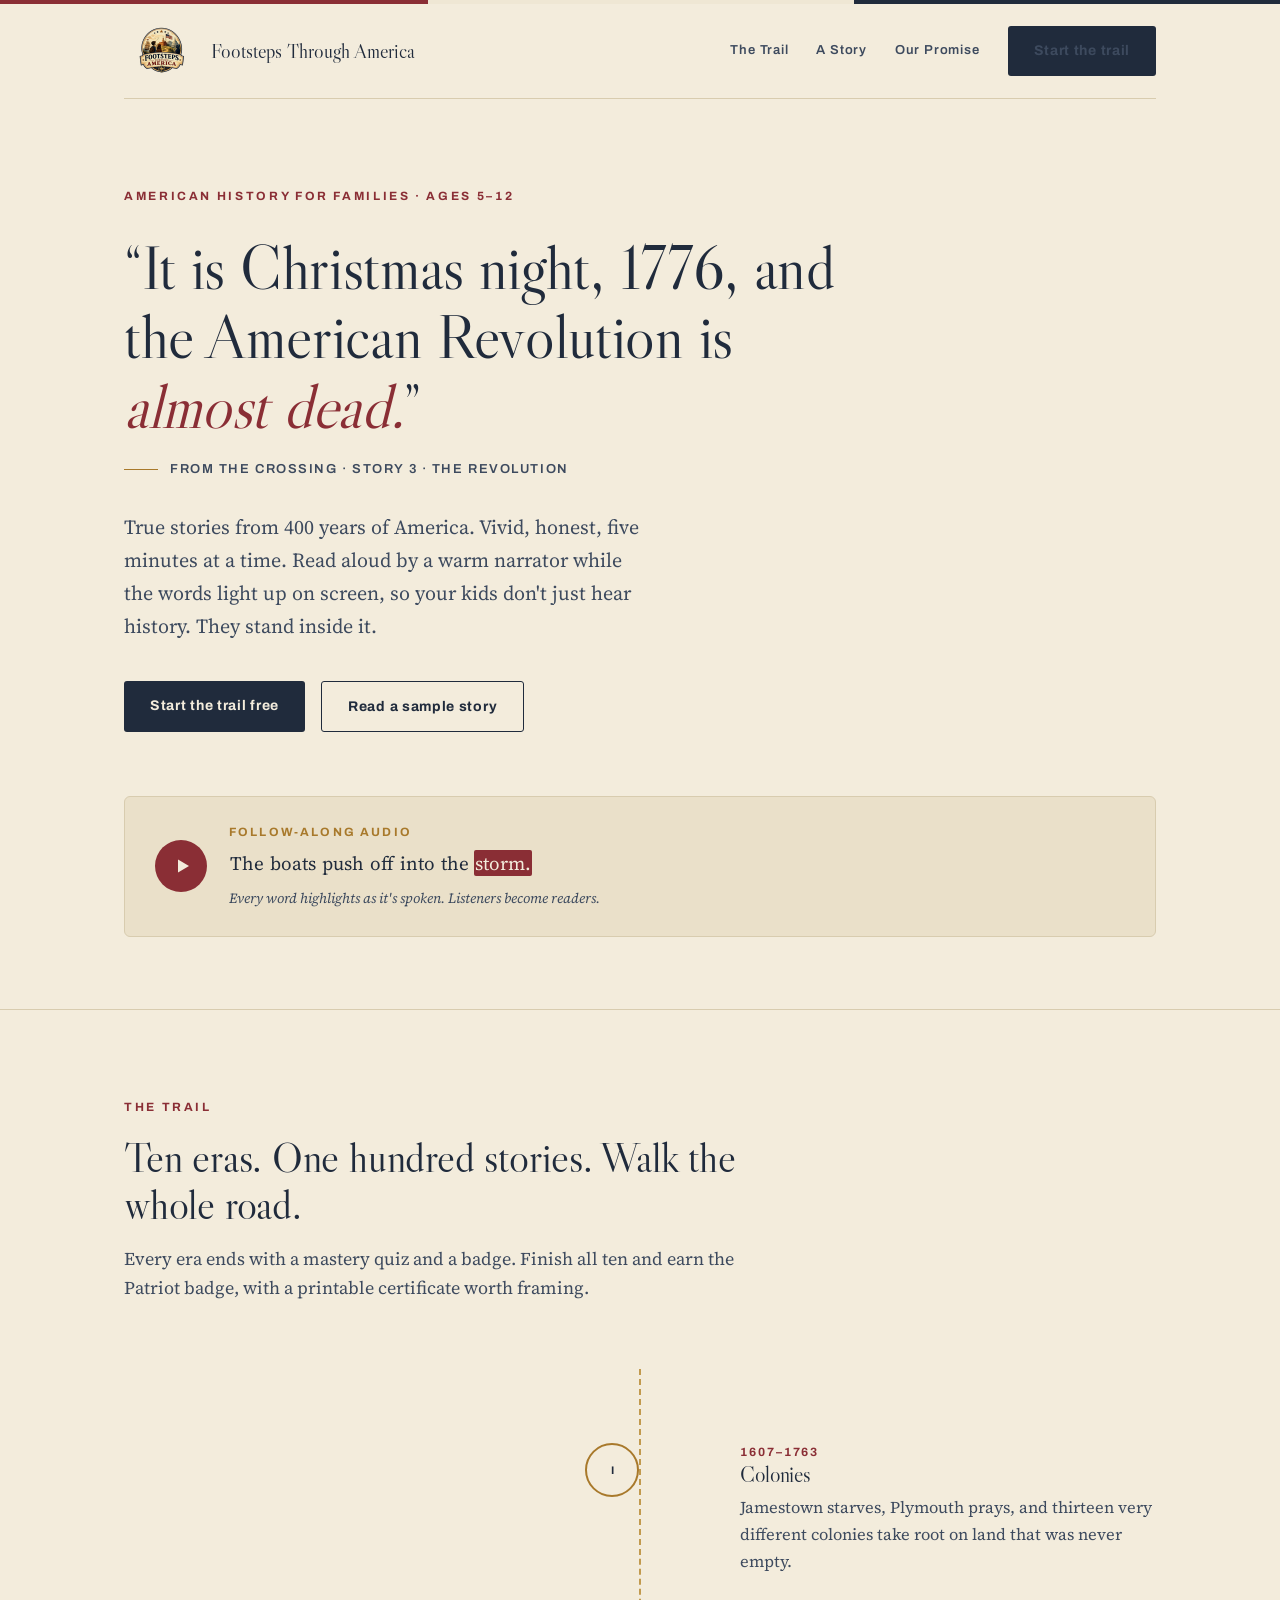
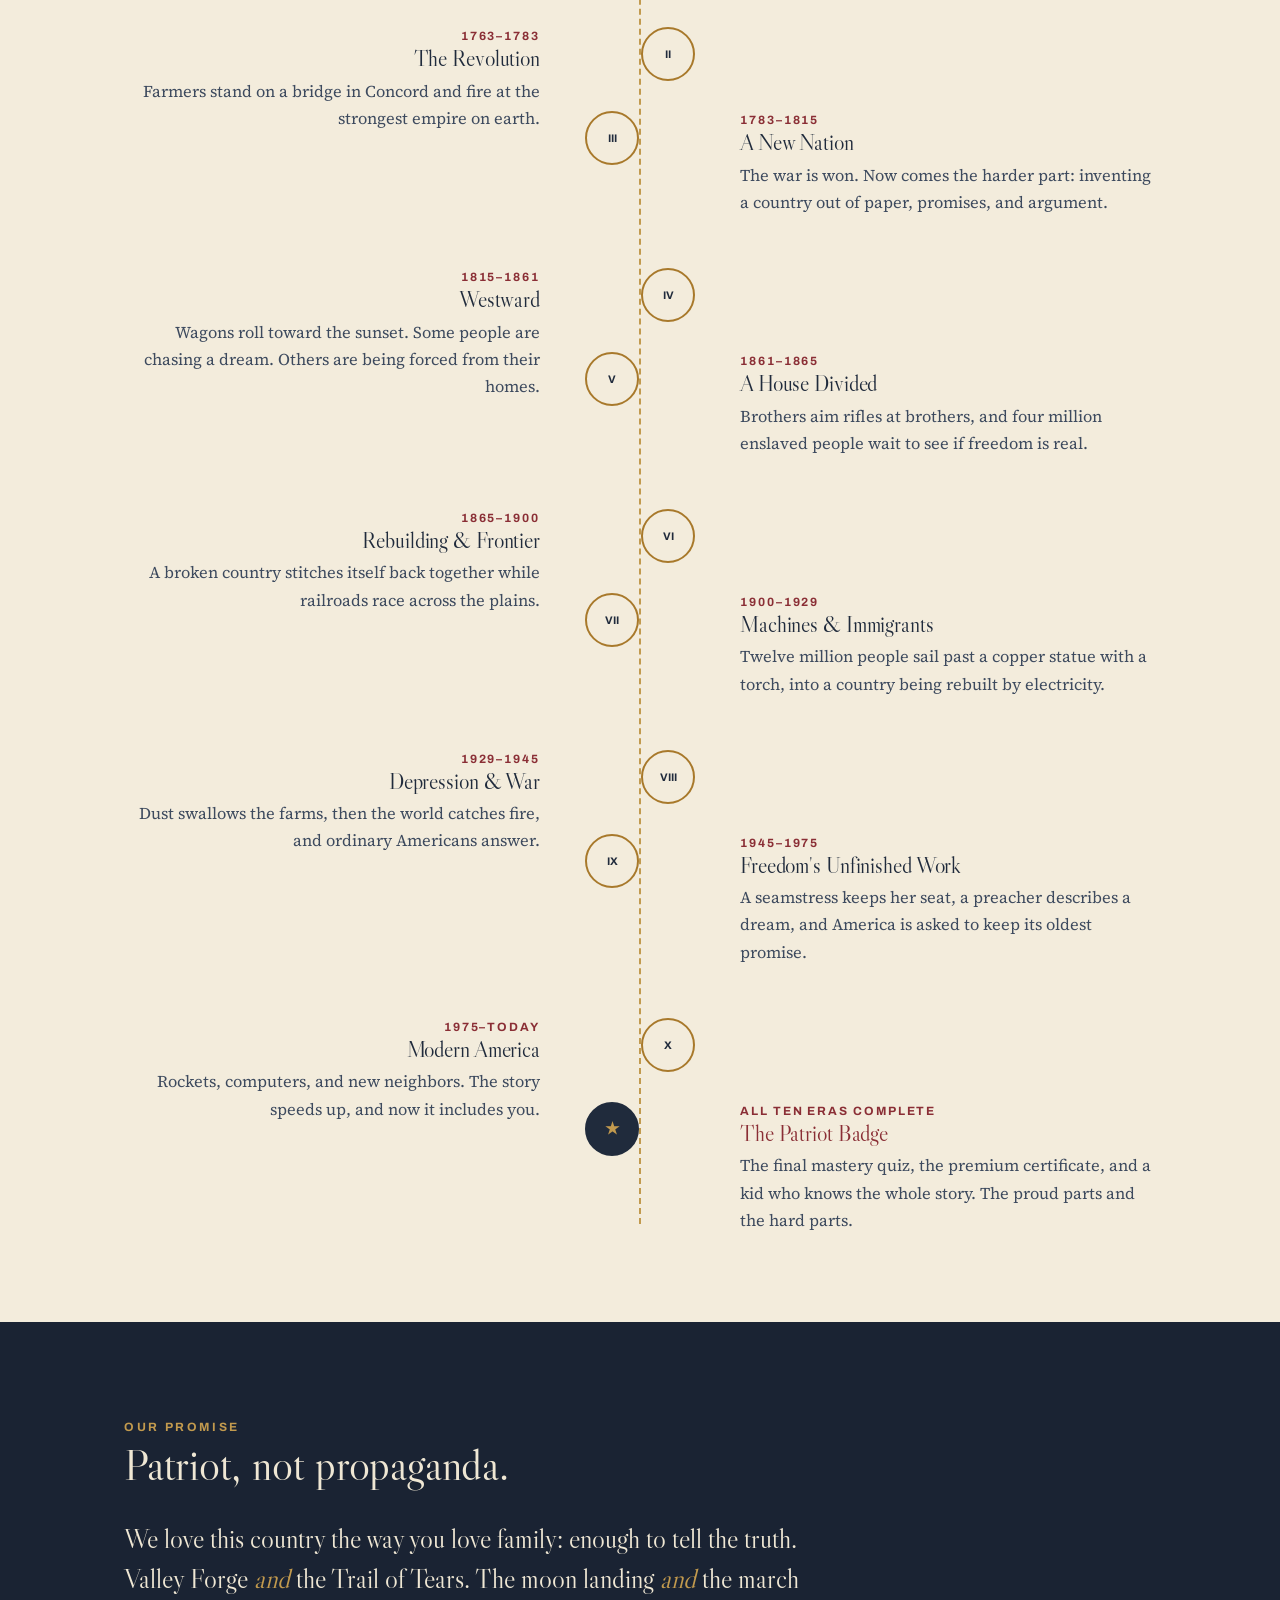
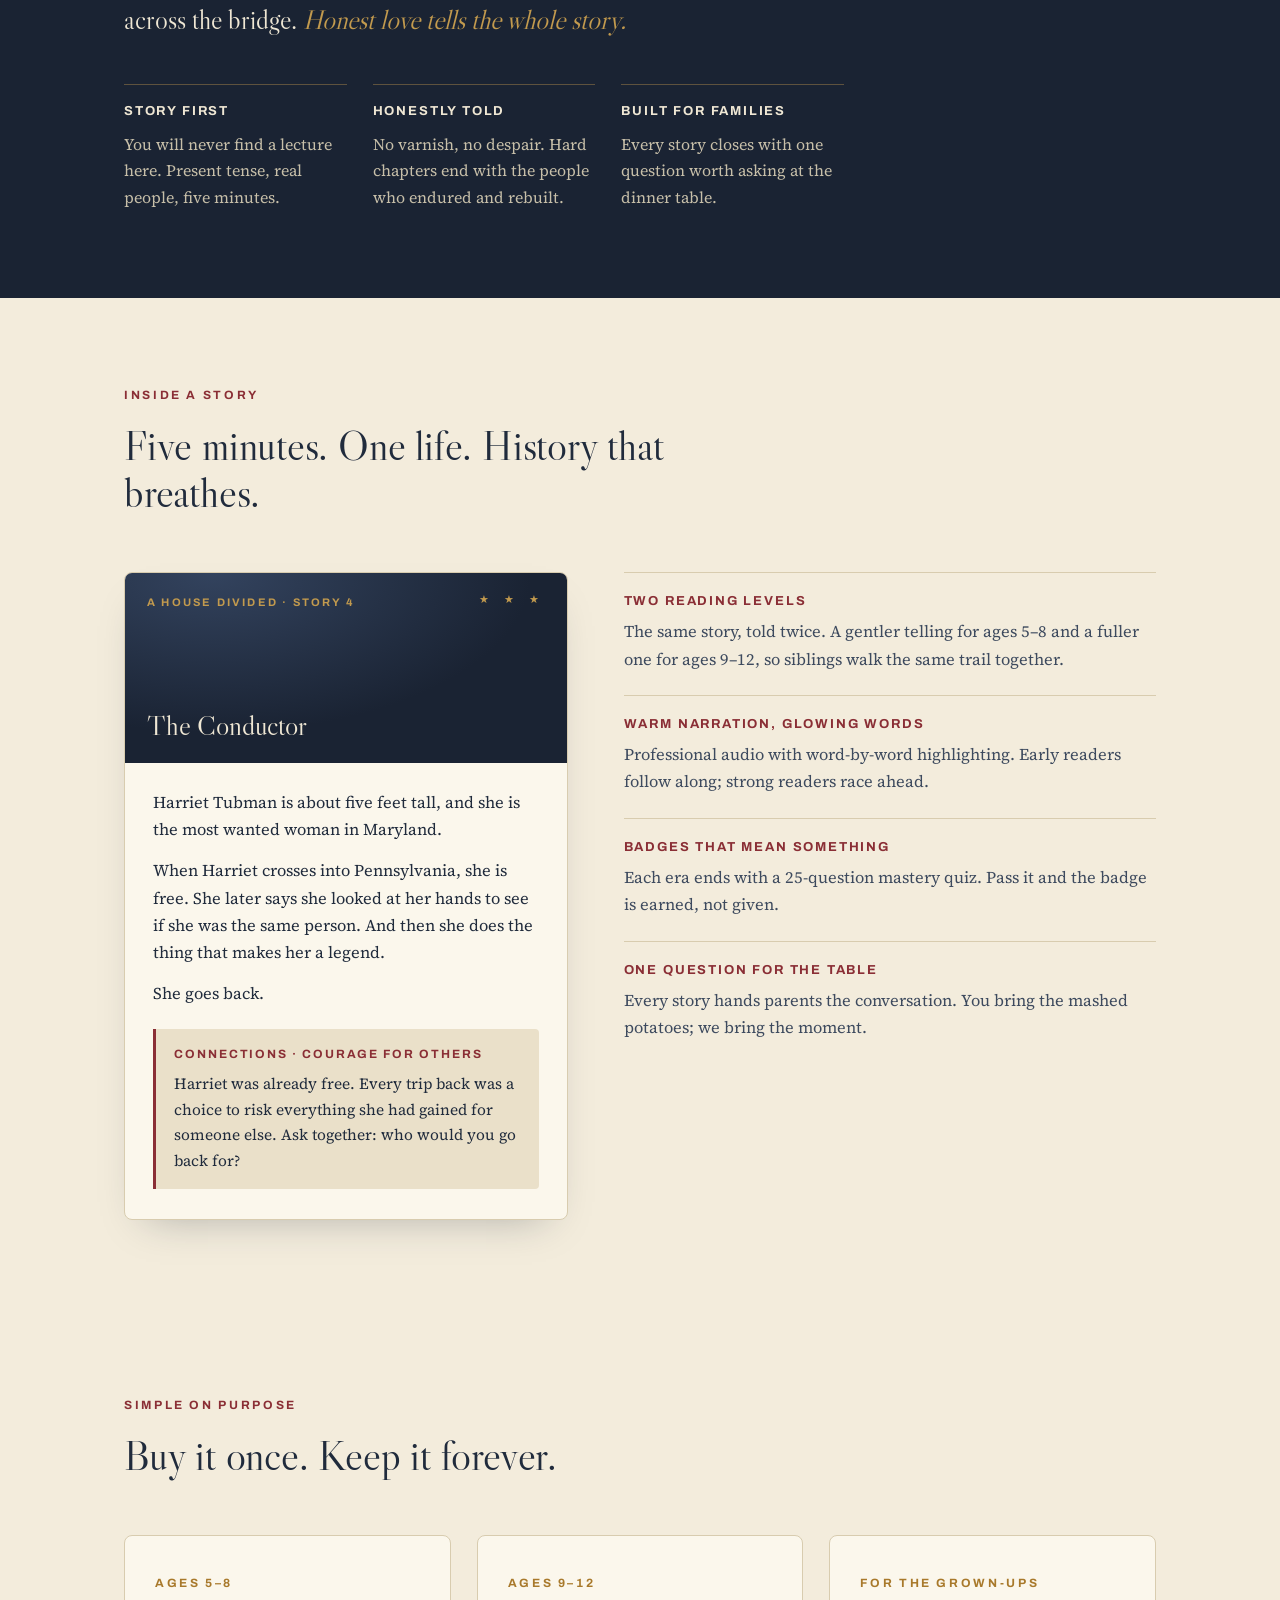
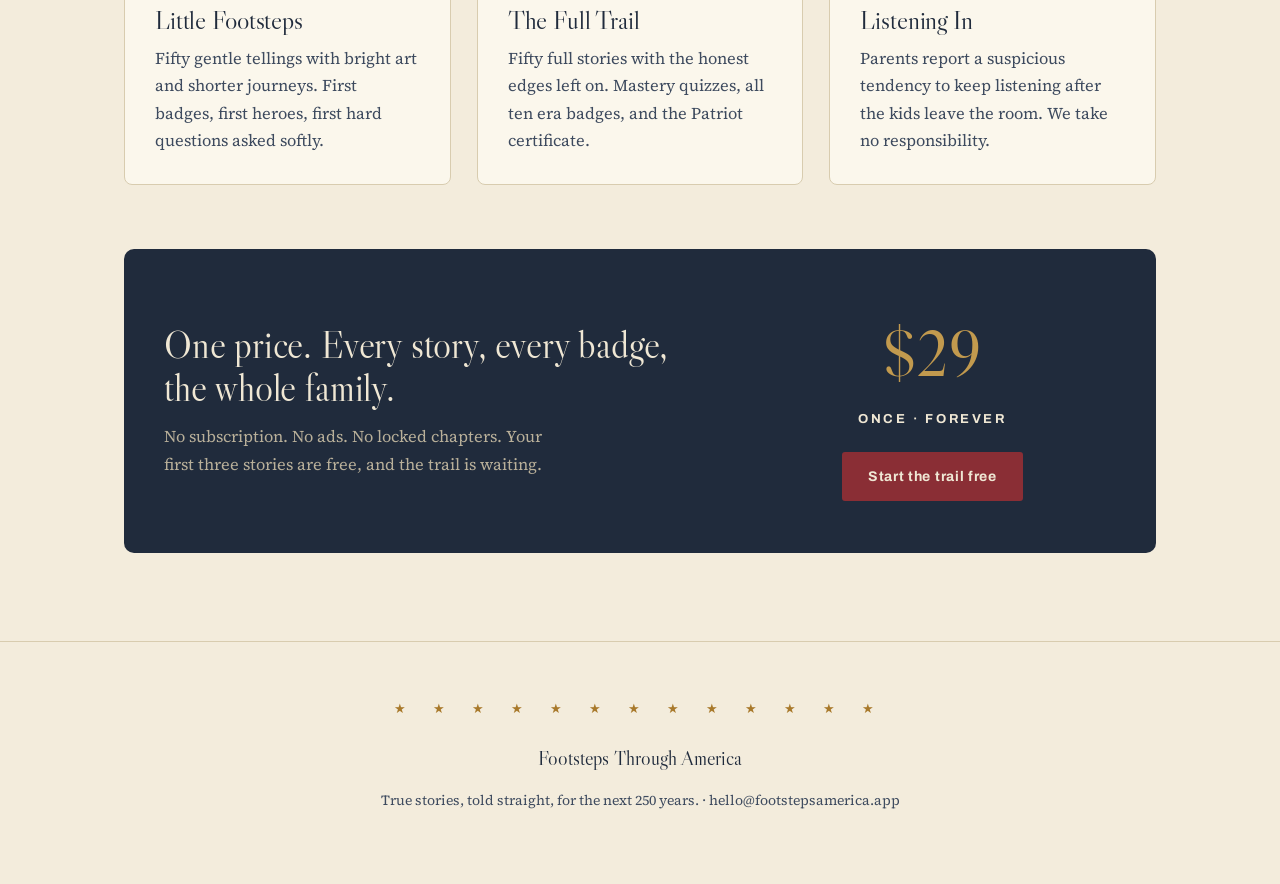
<file: index.html>
<!DOCTYPE html>
<html lang="en">
<head>
<meta charset="UTF-8">
<meta name="viewport" content="width=device-width, initial-scale=1.0">
<title>Footsteps Through America — True stories. Told straight.</title>
<meta name="description" content="True stories from 400 years of America. Vivid, honest, five minutes at a time. American history for families, ages 5-12.">
<link rel="icon" type="image/png" href="assets/brand/favicon.png">
<meta property="og:type" content="website">
<meta property="og:title" content="Footsteps Through America — True stories. Told straight.">
<meta property="og:description" content="True stories from 400 years of America. Vivid, honest, five minutes at a time. American history for families, ages 5-12.">
<meta property="og:image" content="https://footstepsamerica.vercel.app/assets/brand/banner.png">
<meta name="twitter:card" content="summary_large_image">
<link rel="preconnect" href="https://fonts.googleapis.com">
<link rel="preconnect" href="https://fonts.gstatic.com" crossorigin>
<link href="https://fonts.googleapis.com/css2?family=Libre+Caslon+Display&family=Source+Serif+4:ital,opsz,wght@0,8..60,400;0,8..60,600;1,8..60,400&family=Archivo:wght@500;600;700&display=swap" rel="stylesheet">
<style>
  :root{
    --paper:#F3ECDC;
    --paper-deep:#EAE0C9;
    --ink:#202B3C;
    --ink-soft:#3D4A5E;
    --night:#1A2333;
    --oxblood:#8A2E35;
    --brass:#A8792B;
    --brass-soft:#C29A4E;
    --rule:#D8CCAF;
    --paper-on-night:#EFE7D4;
  }
  *{margin:0;padding:0;box-sizing:border-box;}
  html{scroll-behavior:smooth;}
  @media (prefers-reduced-motion: reduce){
    html{scroll-behavior:auto;}
    *,*::before,*::after{animation:none!important;transition:none!important;}
  }
  body{
    background:var(--paper);
    color:var(--ink);
    font-family:'Source Serif 4', Georgia, serif;
    font-size:18px;
    line-height:1.65;
  }
  h1,h2,h3{font-family:'Libre Caslon Display', Georgia, serif;font-weight:400;line-height:1.12;letter-spacing:-0.005em;}
  .label{
    font-family:'Archivo', sans-serif;
    font-size:12px;
    font-weight:700;
    letter-spacing:0.22em;
    text-transform:uppercase;
    color:var(--oxblood);
  }
  .wrap{max-width:1080px;margin:0 auto;padding:0 24px;}
  a{color:inherit;}
  :focus-visible{outline:3px solid var(--brass);outline-offset:3px;}

  /* ---------- top rule + nav ---------- */
  .flagline{height:4px;background:linear-gradient(90deg,var(--oxblood) 0 33.4%,var(--paper-on-night) 33.4% 66.7%,var(--ink) 66.7% 100%);}
  nav{
    display:flex;align-items:center;justify-content:space-between;
    padding:22px 0;border-bottom:1px solid var(--rule);
  }
  .wordmark{display:flex;align-items:center;gap:12px;text-decoration:none;}
  .logo-slot{
    width:44px;height:44px;border:1.5px solid var(--brass);border-radius:50%;
    display:flex;align-items:center;justify-content:center;
    font-family:'Archivo',sans-serif;font-size:9px;font-weight:700;letter-spacing:0.08em;
    color:var(--brass);text-align:center;line-height:1.2;
  }
  .wordmark span{font-family:'Libre Caslon Display',serif;font-size:20px;}
  .logo-img{height:50px;width:auto;mix-blend-mode:multiply;}
  .logo-slot[hidden],.logo-img[hidden]{display:none;}
  .navlinks{display:flex;gap:28px;align-items:center;font-family:'Archivo',sans-serif;font-size:13px;font-weight:600;letter-spacing:0.06em;}
  .navlinks a{text-decoration:none;color:var(--ink-soft);}
  .navlinks a:hover{color:var(--oxblood);}
  .btn{
    display:inline-block;font-family:'Archivo',sans-serif;font-weight:700;font-size:14px;
    letter-spacing:0.05em;text-decoration:none;border-radius:3px;
    padding:13px 26px;transition:background .18s ease,color .18s ease;
  }
  .btn-ink{background:var(--ink);color:var(--paper);}
  .btn-ink:hover{background:var(--oxblood);}
  .btn-ghost{border:1.5px solid var(--ink);color:var(--ink);}
  .btn-ghost:hover{border-color:var(--oxblood);color:var(--oxblood);}
  @media(max-width:760px){.navlinks a:not(.btn){display:none;}}

  /* ---------- hero ---------- */
  .hero{padding:88px 0 72px;border-bottom:1px solid var(--rule);}
  .hero .label{margin-bottom:26px;display:block;}
  .hero h1{
    font-size:clamp(34px,5.4vw,62px);
    max-width:19ch;
  }
  .hero h1 em{font-style:italic;color:var(--oxblood);}
  .hero .attribution{
    margin-top:18px;font-family:'Archivo',sans-serif;font-size:13px;font-weight:600;
    letter-spacing:0.12em;text-transform:uppercase;color:var(--ink-soft);
  }
  .hero .attribution::before{content:"";display:inline-block;width:34px;height:1px;background:var(--brass);vertical-align:middle;margin-right:12px;}
  .hero p.sub{margin-top:30px;font-size:20px;max-width:52ch;color:var(--ink-soft);}
  .hero .cta-row{margin-top:38px;display:flex;gap:16px;flex-wrap:wrap;}

  /* ---------- audio demo strip ---------- */
  .demo{
    margin:64px 0 0;background:var(--paper-deep);border:1px solid var(--rule);border-radius:6px;
    padding:26px 30px;display:flex;gap:22px;align-items:center;flex-wrap:wrap;
  }
  .playbtn{
    flex:0 0 auto;width:52px;height:52px;border-radius:50%;background:var(--oxblood);
    display:flex;align-items:center;justify-content:center;border:none;cursor:pointer;
  }
  .playbtn svg{margin-left:3px;}
  .demo-text{flex:1;min-width:260px;}
  .demo-text .label{color:var(--brass);margin-bottom:6px;display:block;letter-spacing:0.18em;}
  .demo-line{font-size:19px;line-height:1.6;}
  .demo-line .w{transition:background .12s ease,color .12s ease;border-radius:2px;padding:0 1px;}
  .demo-line .w.lit{background:var(--oxblood);color:var(--paper);}
  .demo-note{font-size:14px;color:var(--ink-soft);font-style:italic;margin-top:8px;}

  /* ---------- section scaffolding ---------- */
  section{padding:88px 0;}
  .section-head{max-width:640px;margin-bottom:56px;}
  .section-head .label{display:block;margin-bottom:16px;}
  .section-head h2{font-size:clamp(28px,3.6vw,42px);}
  .section-head p{margin-top:16px;color:var(--ink-soft);}

  /* ---------- the trail ---------- */
  .trail{position:relative;}
  .trail-line{
    position:absolute;left:26px;top:10px;bottom:10px;width:0;
    border-left:2px dashed var(--brass-soft);
  }
  .era{
    position:relative;padding:0 0 40px 84px;
  }
  .era:last-child{padding-bottom:0;}
  .era-badge{
    position:absolute;left:0;top:0;width:54px;height:54px;border-radius:50%;
    background:var(--paper);border:2px solid var(--brass);
    display:flex;align-items:center;justify-content:center;
    font-family:'Archivo',sans-serif;font-size:11px;font-weight:700;color:var(--ink);
  }
  .era h3{font-size:22px;}
  .era .years{font-family:'Archivo',sans-serif;font-size:12px;font-weight:700;letter-spacing:0.16em;color:var(--oxblood);text-transform:uppercase;}
  .era p{color:var(--ink-soft);font-size:16.5px;max-width:56ch;margin-top:6px;}
  .era.final .era-badge{background:var(--ink);border-color:var(--ink);color:var(--brass-soft);font-size:16px;}
  .era.final h3{color:var(--oxblood);}
  @media(min-width:860px){
    .trail{display:grid;grid-template-columns:1fr 1fr;column-gap:72px;}
    .trail-line{left:50%;margin-left:-1px;}
    .era{padding:0 0 52px 0;}
    .era:nth-child(odd){grid-column:1;text-align:right;padding-right:64px;}
    .era:nth-child(odd) .era-badge{left:auto;right:-91px;}
    .era:nth-child(odd) p{margin-left:auto;}
    .era:nth-child(even){grid-column:2;padding-left:64px;margin-top:84px;}
    .era:nth-child(even) .era-badge{left:-91px;}
  }

  /* ---------- honest framing (night section) ---------- */
  .night{background:var(--night);color:var(--paper-on-night);}
  .night .label{color:var(--brass-soft);}
  .night h2{color:var(--paper-on-night);}
  .creed{max-width:720px;}
  .creed h2{font-size:clamp(28px,3.6vw,44px);}
  .creed p.big{
    font-family:'Libre Caslon Display',serif;font-size:clamp(20px,2.6vw,27px);
    line-height:1.5;margin-top:30px;
  }
  .creed p.big em{color:var(--brass-soft);font-style:italic;}
  .creed-points{margin-top:44px;display:grid;gap:26px;grid-template-columns:repeat(auto-fit,minmax(210px,1fr));}
  .creed-points div{border-top:1px solid rgba(194,154,78,.4);padding-top:16px;font-size:16px;color:#C7BFA9;}
  .creed-points strong{display:block;font-family:'Archivo',sans-serif;font-size:13px;font-weight:700;letter-spacing:0.14em;text-transform:uppercase;color:var(--paper-on-night);margin-bottom:8px;}

  /* ---------- story card sample ---------- */
  .story-split{display:grid;gap:56px;grid-template-columns:1fr;align-items:start;}
  @media(min-width:900px){.story-split{grid-template-columns:5fr 6fr;}}
  .story-card{
    background:#FBF7EC;border:1px solid var(--rule);border-radius:8px;
    box-shadow:0 18px 40px -22px rgba(32,43,60,.35);overflow:hidden;
  }
  .story-art{
    height:190px;background:
      radial-gradient(120% 140% at 20% 0%, #33435E 0%, var(--night) 60%);
    position:relative;display:flex;align-items:flex-end;padding:22px;
  }
  .story-art .stars{position:absolute;top:18px;right:22px;color:var(--brass-soft);letter-spacing:6px;font-size:11px;}
  .story-art h3{color:var(--paper-on-night);font-size:28px;}
  .story-art .years{font-family:'Archivo',sans-serif;font-size:11px;font-weight:700;letter-spacing:0.2em;color:var(--brass-soft);text-transform:uppercase;position:absolute;top:20px;left:22px;}
  .story-body{padding:26px 28px 30px;}
  .story-body p{font-size:16.5px;}
  .story-body p + p{margin-top:14px;}
  .connections{
    margin-top:22px;background:var(--paper-deep);border-left:3px solid var(--oxblood);
    padding:16px 18px;border-radius:0 4px 4px 0;font-size:15.5px;
  }
  .connections strong{font-family:'Archivo',sans-serif;font-size:12px;letter-spacing:0.16em;text-transform:uppercase;color:var(--oxblood);display:block;margin-bottom:6px;}
  .story-meta{list-style:none;display:grid;gap:22px;}
  .story-meta li{border-top:1px solid var(--rule);padding-top:18px;}
  .story-meta strong{font-family:'Archivo',sans-serif;font-size:13px;font-weight:700;letter-spacing:0.14em;text-transform:uppercase;color:var(--oxblood);display:block;margin-bottom:6px;}
  .story-meta p{color:var(--ink-soft);font-size:16.5px;}

  /* ---------- tiers + pricing ---------- */
  .tiers{display:grid;gap:26px;grid-template-columns:repeat(auto-fit,minmax(270px,1fr));margin-bottom:64px;}
  .tier{
    border:1px solid var(--rule);border-radius:8px;padding:30px;background:#FBF7EC;
  }
  .tier .label{color:var(--brass);}
  .tier h3{font-size:26px;margin-top:10px;}
  .tier p{color:var(--ink-soft);font-size:16.5px;margin-top:10px;}
  .price-card{
    background:var(--ink);color:var(--paper-on-night);border-radius:10px;
    padding:52px 40px;display:grid;gap:34px;grid-template-columns:1fr;align-items:center;
  }
  @media(min-width:820px){.price-card{grid-template-columns:3fr 2fr;}}
  .price-card h2{color:var(--paper-on-night);font-size:clamp(26px,3.2vw,38px);}
  .price-card .fine{color:#B9B09A;margin-top:14px;font-size:16.5px;max-width:44ch;}
  .price-block{text-align:center;}
  .price-block .amount{font-family:'Libre Caslon Display',serif;font-size:64px;color:var(--brass-soft);}
  .price-block .once{font-family:'Archivo',sans-serif;font-size:13px;font-weight:700;letter-spacing:0.2em;text-transform:uppercase;margin-top:2px;}
  .price-block .btn{margin-top:22px;background:var(--oxblood);color:var(--paper-on-night);}
  .price-block .btn:hover{background:#A03B43;}

  /* ---------- footer ---------- */
  footer{border-top:1px solid var(--rule);padding:56px 0 72px;text-align:center;}
  .starline{color:var(--brass);letter-spacing:12px;font-size:13px;margin-bottom:22px;}
  footer .sig{font-family:'Libre Caslon Display',serif;font-size:20px;}
  footer .small{margin-top:14px;font-size:14px;color:var(--ink-soft);}
</style>
</head>
<body>

<div class="flagline"></div>

<div class="wrap">
  <nav>
    <a class="wordmark" href="index.html">
      <img class="logo-img" src="assets/brand/logo-nav.png" alt="" onerror="this.hidden=true;this.nextElementSibling.hidden=false">
      <span class="logo-slot" hidden>YOUR<br>LOGO</span>
      <span>Footsteps Through America</span>
    </a>
    <div class="navlinks">
      <a href="#trail">The Trail</a>
      <a href="#story">A Story</a>
      <a href="#creed">Our Promise</a>
      <a href="app/" class="btn btn-ink">Start the trail</a>
    </div>
  </nav>
</div>

<!-- HERO -->
<header class="hero">
  <div class="wrap">
    <span class="label">American history for families &middot; Ages 5&ndash;12</span>
    <h1>&ldquo;It is Christmas night, 1776, and the American Revolution is <em>almost dead.</em>&rdquo;</h1>
    <div class="attribution">From The Crossing &middot; Story 3 &middot; The Revolution</div>
    <p class="sub">True stories from 400 years of America. Vivid, honest, five minutes at a time. Read aloud by a warm narrator while the words light up on screen, so your kids don't just hear history. They stand inside it.</p>
    <div class="cta-row">
      <a class="btn btn-ink" href="app/">Start the trail free</a>
      <a class="btn btn-ghost" href="app/#/story/era02-story03">Read a sample story</a>
    </div>

    <div class="demo" aria-label="Audio narration demo">
      <button class="playbtn" aria-label="Play sample narration">
        <svg width="18" height="18" viewBox="0 0 18 18" fill="#F3ECDC"><path d="M4 2.5v13l11-6.5z"/></svg>
      </button>
      <div class="demo-text">
        <span class="label">Follow-along audio</span>
        <p class="demo-line" id="demoLine">
          <span class="w">The</span> <span class="w">boats</span> <span class="w">push</span> <span class="w">off</span> <span class="w">into</span> <span class="w">the</span> <span class="w">storm.</span>
        </p>
        <p class="demo-note">Every word highlights as it's spoken. Listeners become readers.</p>
      </div>
    </div>
  </div>
</header>

<!-- THE TRAIL -->
<section id="trail">
  <div class="wrap">
    <div class="section-head">
      <span class="label">The Trail</span>
      <h2>Ten eras. One hundred stories. Walk the whole road.</h2>
      <p>Every era ends with a mastery quiz and a badge. Finish all ten and earn the Patriot badge, with a printable certificate worth framing.</p>
    </div>

    <div class="trail">
      <div class="trail-line" aria-hidden="true"></div>

      <div class="era">
        <div class="era-badge">I</div>
        <div class="years">1607&ndash;1763</div>
        <h3>Colonies</h3>
        <p>Jamestown starves, Plymouth prays, and thirteen very different colonies take root on land that was never empty.</p>
      </div>

      <div class="era">
        <div class="era-badge">II</div>
        <div class="years">1763&ndash;1783</div>
        <h3>The Revolution</h3>
        <p>Farmers stand on a bridge in Concord and fire at the strongest empire on earth.</p>
      </div>

      <div class="era">
        <div class="era-badge">III</div>
        <div class="years">1783&ndash;1815</div>
        <h3>A New Nation</h3>
        <p>The war is won. Now comes the harder part: inventing a country out of paper, promises, and argument.</p>
      </div>

      <div class="era">
        <div class="era-badge">IV</div>
        <div class="years">1815&ndash;1861</div>
        <h3>Westward</h3>
        <p>Wagons roll toward the sunset. Some people are chasing a dream. Others are being forced from their homes.</p>
      </div>

      <div class="era">
        <div class="era-badge">V</div>
        <div class="years">1861&ndash;1865</div>
        <h3>A House Divided</h3>
        <p>Brothers aim rifles at brothers, and four million enslaved people wait to see if freedom is real.</p>
      </div>

      <div class="era">
        <div class="era-badge">VI</div>
        <div class="years">1865&ndash;1900</div>
        <h3>Rebuilding &amp; Frontier</h3>
        <p>A broken country stitches itself back together while railroads race across the plains.</p>
      </div>

      <div class="era">
        <div class="era-badge">VII</div>
        <div class="years">1900&ndash;1929</div>
        <h3>Machines &amp; Immigrants</h3>
        <p>Twelve million people sail past a copper statue with a torch, into a country being rebuilt by electricity.</p>
      </div>

      <div class="era">
        <div class="era-badge">VIII</div>
        <div class="years">1929&ndash;1945</div>
        <h3>Depression &amp; War</h3>
        <p>Dust swallows the farms, then the world catches fire, and ordinary Americans answer.</p>
      </div>

      <div class="era">
        <div class="era-badge">IX</div>
        <div class="years">1945&ndash;1975</div>
        <h3>Freedom's Unfinished Work</h3>
        <p>A seamstress keeps her seat, a preacher describes a dream, and America is asked to keep its oldest promise.</p>
      </div>

      <div class="era">
        <div class="era-badge">X</div>
        <div class="years">1975&ndash;Today</div>
        <h3>Modern America</h3>
        <p>Rockets, computers, and new neighbors. The story speeds up, and now it includes you.</p>
      </div>

      <div class="era final">
        <div class="era-badge">&#9733;</div>
        <div class="years">All ten eras complete</div>
        <h3>The Patriot Badge</h3>
        <p>The final mastery quiz, the premium certificate, and a kid who knows the whole story. The proud parts and the hard parts.</p>
      </div>
    </div>
  </div>
</section>

<!-- OUR PROMISE -->
<section class="night" id="creed">
  <div class="wrap">
    <div class="creed">
      <span class="label">Our Promise</span>
      <h2>Patriot, not propaganda.</h2>
      <p class="big">We love this country the way you love family: enough to tell the truth. Valley Forge <em>and</em> the Trail of Tears. The moon landing <em>and</em> the march across the bridge. <em>Honest love tells the whole story.</em></p>
      <div class="creed-points">
        <div><strong>Story first</strong>You will never find a lecture here. Present tense, real people, five minutes.</div>
        <div><strong>Honestly told</strong>No varnish, no despair. Hard chapters end with the people who endured and rebuilt.</div>
        <div><strong>Built for families</strong>Every story closes with one question worth asking at the dinner table.</div>
      </div>
    </div>
  </div>
</section>

<!-- SAMPLE STORY -->
<section id="story">
  <div class="wrap">
    <div class="section-head">
      <span class="label">Inside a story</span>
      <h2>Five minutes. One life. History that breathes.</h2>
    </div>

    <div class="story-split">
      <div class="story-card">
        <div class="story-art">
          <span class="years">A House Divided &middot; Story 4</span>
          <span class="stars">&#9733; &#9733; &#9733;</span>
          <h3>The Conductor</h3>
        </div>
        <div class="story-body">
          <p>Harriet Tubman is about five feet tall, and she is the most wanted woman in Maryland.</p>
          <p>When Harriet crosses into Pennsylvania, she is free. She later says she looked at her hands to see if she was the same person. And then she does the thing that makes her a legend.</p>
          <p>She goes back.</p>
          <div class="connections">
            <strong>Connections &middot; Courage for others</strong>
            Harriet was already free. Every trip back was a choice to risk everything she had gained for someone else. Ask together: who would you go back for?
          </div>
        </div>
      </div>

      <ul class="story-meta">
        <li>
          <strong>Two reading levels</strong>
          <p>The same story, told twice. A gentler telling for ages 5&ndash;8 and a fuller one for ages 9&ndash;12, so siblings walk the same trail together.</p>
        </li>
        <li>
          <strong>Warm narration, glowing words</strong>
          <p>Professional audio with word-by-word highlighting. Early readers follow along; strong readers race ahead.</p>
        </li>
        <li>
          <strong>Badges that mean something</strong>
          <p>Each era ends with a 25-question mastery quiz. Pass it and the badge is earned, not given.</p>
        </li>
        <li>
          <strong>One question for the table</strong>
          <p>Every story hands parents the conversation. You bring the mashed potatoes; we bring the moment.</p>
        </li>
      </ul>
    </div>
  </div>
</section>

<!-- TIERS + PRICING -->
<section id="pricing">
  <div class="wrap">
    <div class="section-head">
      <span class="label">Simple on purpose</span>
      <h2>Buy it once. Keep it forever.</h2>
    </div>

    <div class="tiers">
      <div class="tier">
        <span class="label">Ages 5&ndash;8</span>
        <h3>Little Footsteps</h3>
        <p>Fifty gentle tellings with bright art and shorter journeys. First badges, first heroes, first hard questions asked softly.</p>
      </div>
      <div class="tier">
        <span class="label">Ages 9&ndash;12</span>
        <h3>The Full Trail</h3>
        <p>Fifty full stories with the honest edges left on. Mastery quizzes, all ten era badges, and the Patriot certificate.</p>
      </div>
      <div class="tier">
        <span class="label">For the grown-ups</span>
        <h3>Listening In</h3>
        <p>Parents report a suspicious tendency to keep listening after the kids leave the room. We take no responsibility.</p>
      </div>
    </div>

    <div class="price-card">
      <div>
        <h2>One price. Every story, every badge, the whole family.</h2>
        <p class="fine">No subscription. No ads. No locked chapters. Your first three stories are free, and the trail is waiting.</p>
      </div>
      <div class="price-block">
        <div class="amount">$29</div>
        <div class="once">once &middot; forever</div>
        <a class="btn" href="app/">Start the trail free</a>
      </div>
    </div>
  </div>
</section>

<footer>
  <div class="wrap">
    <div class="starline">&#9733; &#9733; &#9733; &#9733; &#9733; &#9733; &#9733; &#9733; &#9733; &#9733; &#9733; &#9733; &#9733;</div>
    <div class="sig">Footsteps Through America</div>
    <p class="small">True stories, told straight, for the next 250 years. &middot; hello@footstepsamerica.app</p>
  </div>
</footer>

<script>
  // Word-highlight demo loop (mirrors the ElevenLabs sync feature)
  (function(){
    var reduce = window.matchMedia('(prefers-reduced-motion: reduce)').matches;
    if(reduce) return;
    var words = document.querySelectorAll('#demoLine .w');
    var i = 0;
    setInterval(function(){
      words.forEach(function(w){ w.classList.remove('lit'); });
      words[i].classList.add('lit');
      i = (i + 1) % words.length;
    }, 420);
  })();
</script>

</body>
</html>
</file>
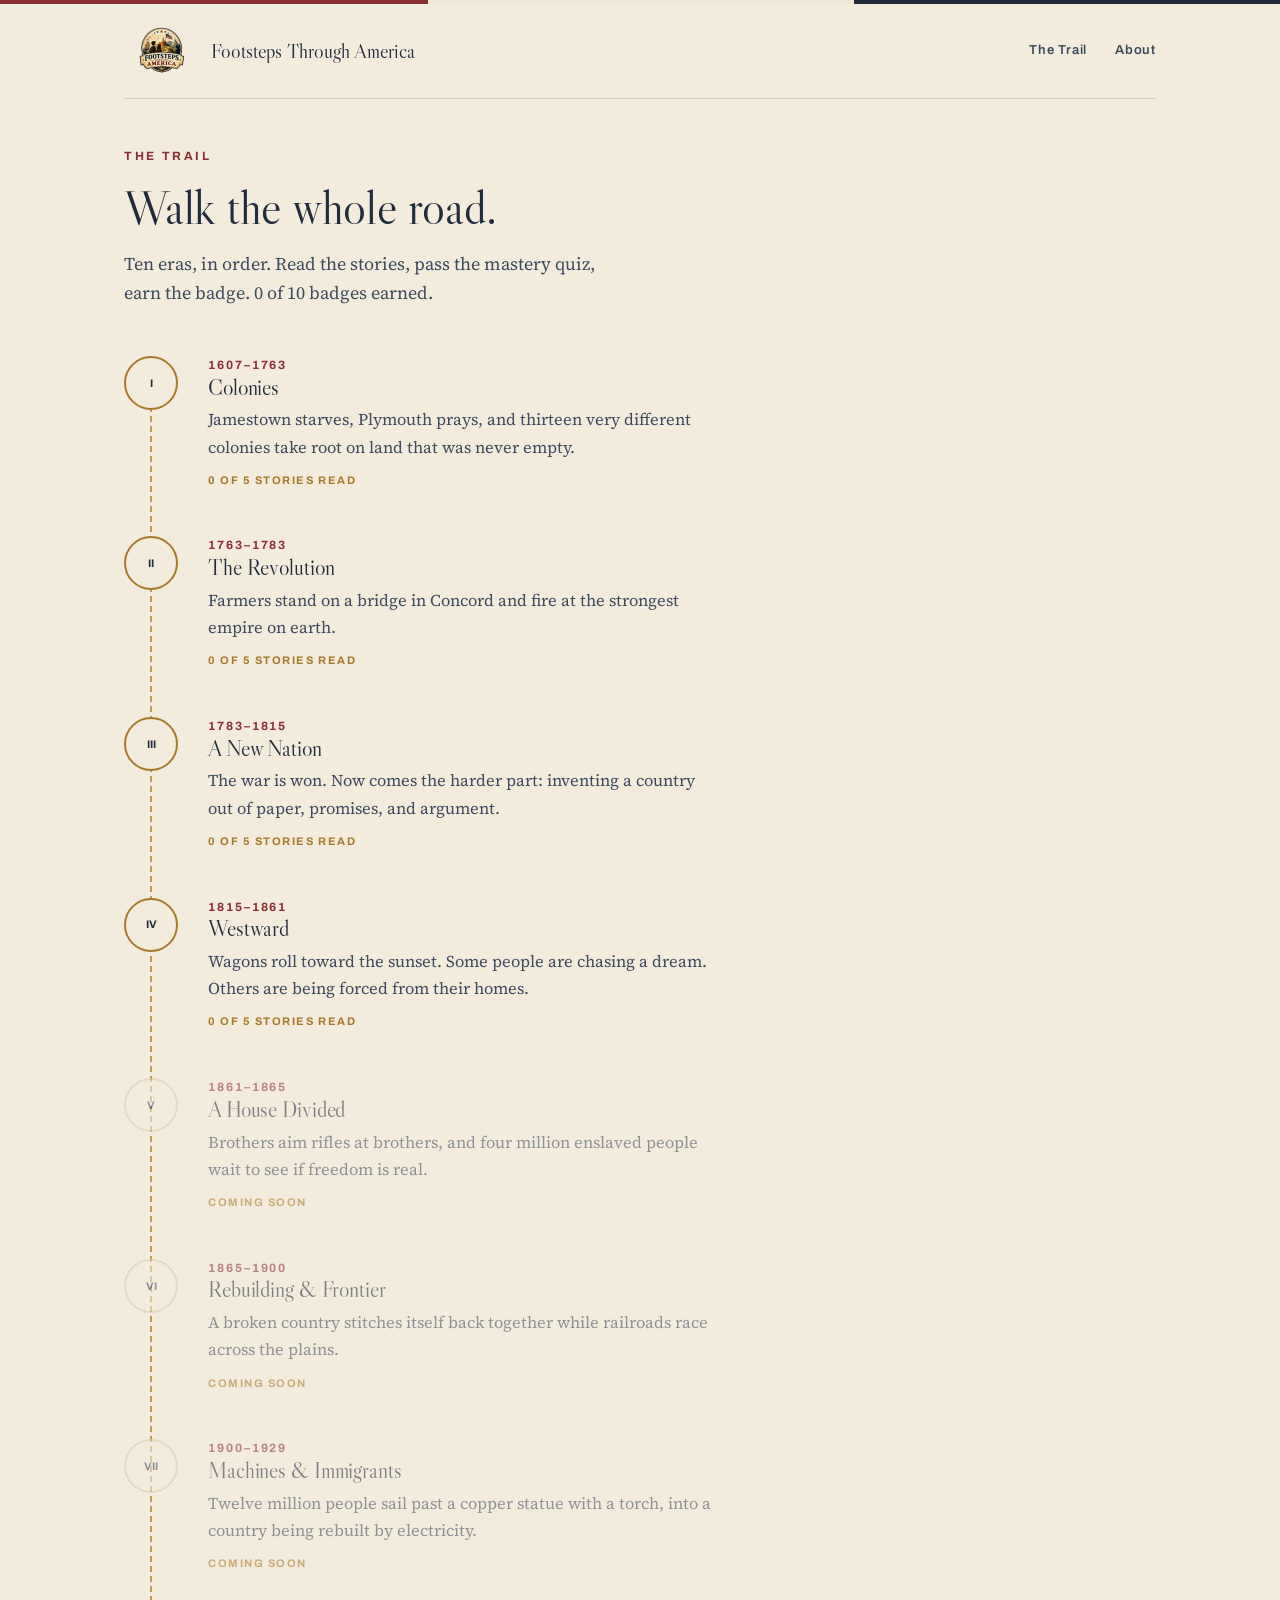
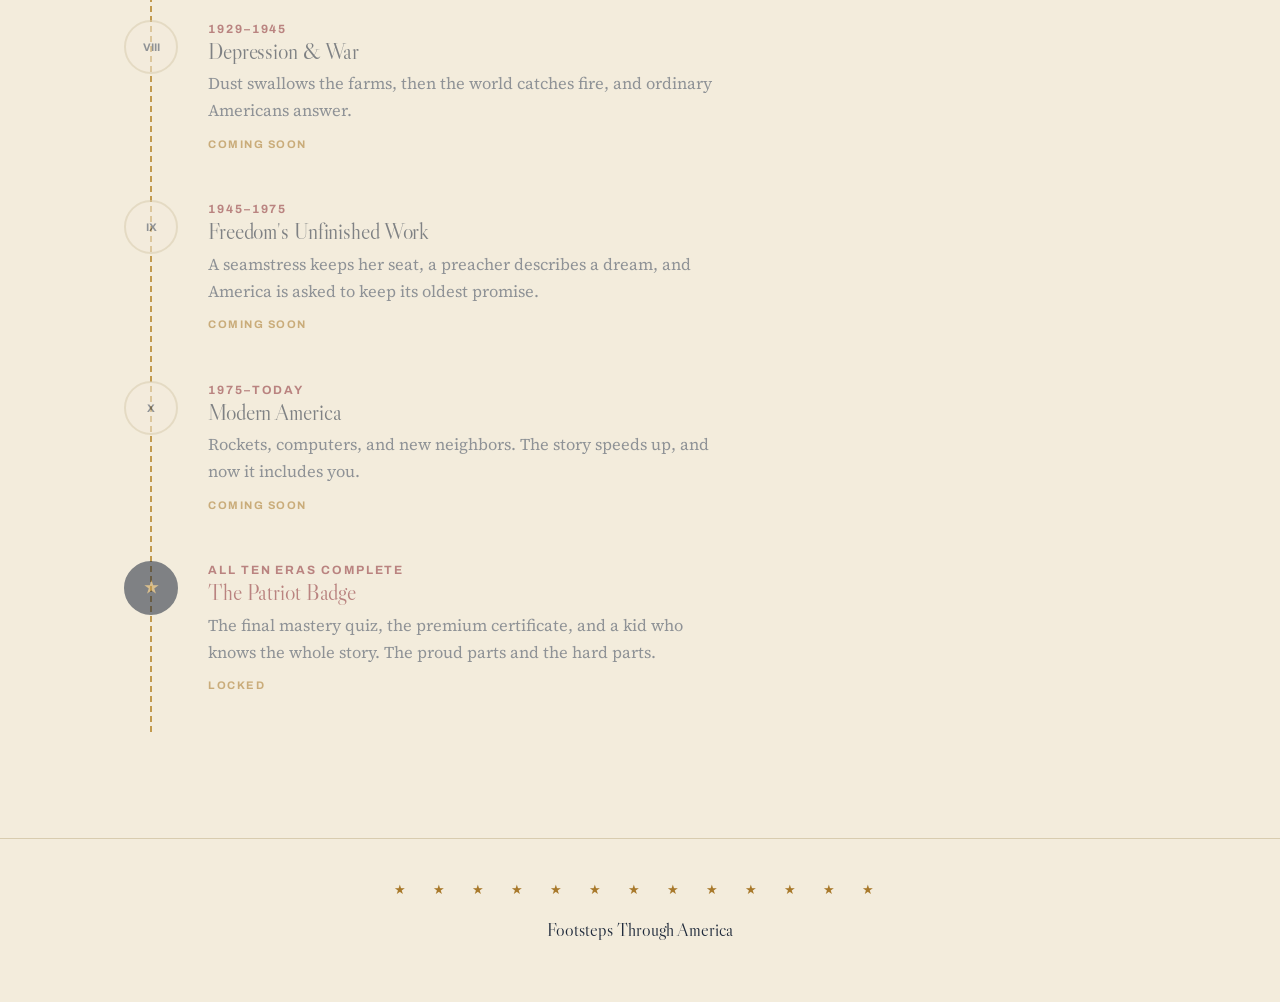
<file: app/index.html>
<!DOCTYPE html>
<html lang="en">
<head>
<meta charset="UTF-8">
<meta name="viewport" content="width=device-width, initial-scale=1.0">
<title>The Trail — Footsteps Through America</title>
<link rel="icon" type="image/png" href="../assets/brand/favicon.png">
<link rel="preconnect" href="https://fonts.googleapis.com">
<link rel="preconnect" href="https://fonts.gstatic.com" crossorigin>
<link href="https://fonts.googleapis.com/css2?family=Libre+Caslon+Display&family=Source+Serif+4:ital,opsz,wght@0,8..60,400;0,8..60,600;1,8..60,400&family=Archivo:wght@500;600;700&display=swap" rel="stylesheet">
<link rel="stylesheet" href="../css/tokens.css">
<link rel="stylesheet" href="../css/app.css">
</head>
<body>

<div class="flagline"></div>

<div class="wrap">
  <nav>
    <a class="wordmark" href="../index.html">
      <img class="logo-img" src="../assets/brand/logo-nav.png" alt="" onerror="this.hidden=true;this.nextElementSibling.hidden=false">
      <span class="logo-slot" hidden>YOUR<br>LOGO</span>
      <span>Footsteps Through America</span>
    </a>
    <div class="navlinks">
      <a href="#/trail">The Trail</a>
      <a href="../index.html">About</a>
    </div>
  </nav>
</div>

<main id="view" class="wrap" aria-live="polite"></main>

<footer class="app-footer">
  <div class="wrap">
    <div class="starline">&#9733; &#9733; &#9733; &#9733; &#9733; &#9733; &#9733; &#9733; &#9733; &#9733; &#9733; &#9733; &#9733;</div>
    <div class="sig">Footsteps Through America</div>
  </div>
</footer>

<script src="../js/progress.js"></script>
<script src="../js/highlight.js"></script>
<script src="../js/player.js"></script>
<script src="../js/trail.js"></script>
<script src="../js/quiz.js"></script>
<script src="../js/app.js"></script>

</body>
</html>
</file>
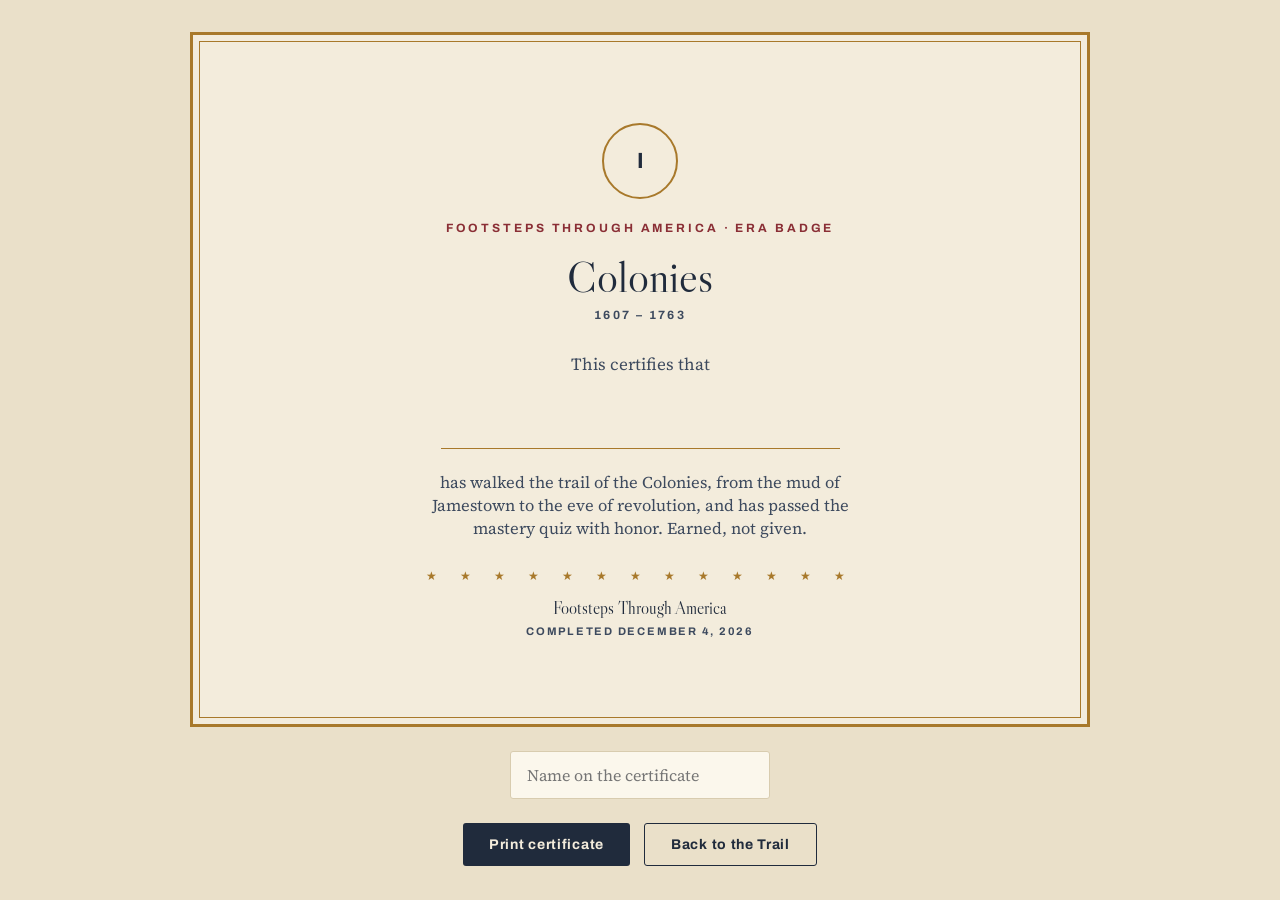
<file: certificates/era-01.html>
<!DOCTYPE html>
<html lang="en">
<head>
<meta charset="UTF-8">
<meta name="viewport" content="width=device-width, initial-scale=1.0">
<title>Certificate — Colonies — Footsteps Through America</title>
<link rel="preconnect" href="https://fonts.googleapis.com">
<link rel="preconnect" href="https://fonts.gstatic.com" crossorigin>
<link href="https://fonts.googleapis.com/css2?family=Libre+Caslon+Display&family=Source+Serif+4:ital,opsz,wght@0,8..60,400;0,8..60,600;1,8..60,400&family=Archivo:wght@500;600;700&display=swap" rel="stylesheet">
<style>
  :root{
    --paper:#F3ECDC; --paper-deep:#EAE0C9; --ink:#202B3C; --ink-soft:#3D4A5E;
    --night:#1A2333; --oxblood:#8A2E35; --brass:#A8792B; --brass-soft:#C29A4E;
    --rule:#D8CCAF; --paper-on-night:#EFE7D4;
  }
  *{margin:0;padding:0;box-sizing:border-box;}
  body{
    background:var(--paper-deep);color:var(--ink);
    font-family:'Source Serif 4',Georgia,serif;
    display:flex;flex-direction:column;align-items:center;gap:24px;padding:32px 16px;
  }
  .cert{
    background:var(--paper);width:100%;max-width:900px;aspect-ratio:11/8.5;
    border:3px solid var(--brass);outline:1px solid var(--brass);outline-offset:-10px;
    padding:56px 48px;display:flex;flex-direction:column;align-items:center;justify-content:center;
    text-align:center;position:relative;
  }
  .cert .badge{
    width:76px;height:76px;border-radius:50%;border:2.5px solid var(--brass);
    display:flex;align-items:center;justify-content:center;
    font-family:'Archivo',sans-serif;font-size:22px;font-weight:700;color:var(--ink);
    margin-bottom:22px;background:var(--paper);
  }
  .cert .label{
    font-family:'Archivo',sans-serif;font-size:12px;font-weight:700;
    letter-spacing:0.24em;text-transform:uppercase;color:var(--oxblood);
  }
  .cert h1{font-family:'Libre Caslon Display',serif;font-weight:400;font-size:clamp(28px,4.6vw,44px);margin:14px 0 4px;}
  .cert .years{font-family:'Archivo',sans-serif;font-size:12px;font-weight:700;letter-spacing:0.2em;color:var(--ink-soft);text-transform:uppercase;}
  .cert .certifies{margin-top:30px;color:var(--ink-soft);font-size:17px;}
  .cert .name{
    font-family:'Libre Caslon Display',serif;font-size:clamp(26px,4vw,40px);
    border-bottom:1.5px solid var(--brass);padding:6px 40px 8px;margin-top:8px;min-width:50%;
  }
  .cert .deed{margin-top:22px;max-width:52ch;font-size:16.5px;color:var(--ink-soft);}
  .cert .stars{color:var(--brass);letter-spacing:10px;font-size:12px;margin-top:28px;}
  .cert .sig{font-family:'Libre Caslon Display',serif;font-size:17px;margin-top:14px;}
  .cert .date{font-family:'Archivo',sans-serif;font-size:11px;font-weight:700;letter-spacing:0.16em;text-transform:uppercase;color:var(--ink-soft);margin-top:6px;}
  .actions{display:flex;gap:14px;flex-wrap:wrap;justify-content:center;}
  .btn{
    font-family:'Archivo',sans-serif;font-weight:700;font-size:14px;letter-spacing:0.05em;
    border-radius:3px;padding:13px 26px;border:none;cursor:pointer;text-decoration:none;display:inline-block;
  }
  .btn-ink{background:var(--ink);color:var(--paper);}
  .btn-ink:hover{background:var(--oxblood);}
  .btn-ghost{background:transparent;border:1.5px solid var(--ink);color:var(--ink);}
  .name-row{display:flex;gap:10px;flex-wrap:wrap;justify-content:center;align-items:center;}
  .name-row input{
    padding:12px 16px;font-family:'Source Serif 4',Georgia,serif;font-size:16px;
    border:1px solid var(--rule);border-radius:3px;background:#FBF7EC;color:var(--ink);min-width:260px;
  }
  @media print{
    body{background:var(--paper);padding:0;}
    .actions,.name-row{display:none;}
    .cert{border-width:3px;max-width:none;box-shadow:none;page-break-inside:avoid;}
    @page{size:landscape;margin:0.5in;}
  }
</style>
</head>
<body>

<div class="cert">
  <div class="badge">I</div>
  <span class="label">Footsteps Through America &middot; Era Badge</span>
  <h1>Colonies</h1>
  <div class="years">1607 &ndash; 1763</div>
  <p class="certifies">This certifies that</p>
  <div class="name" id="certName">&nbsp;</div>
  <p class="deed">has walked the trail of the Colonies, from the mud of Jamestown to the eve of revolution, and has passed the mastery quiz with honor. Earned, not given.</p>
  <div class="stars">&#9733; &#9733; &#9733; &#9733; &#9733; &#9733; &#9733; &#9733; &#9733; &#9733; &#9733; &#9733; &#9733;</div>
  <div class="sig">Footsteps Through America</div>
  <div class="date" id="certDate"></div>
</div>

<div class="name-row">
  <input type="text" id="nameInput" maxlength="60" placeholder="Name on the certificate">
</div>

<div class="actions">
  <button class="btn btn-ink" onclick="window.print()">Print certificate</button>
  <a class="btn btn-ghost" href="../app/#/trail">Back to the Trail</a>
</div>

<script>
  (function(){
    var name = '';
    try{
      var s = JSON.parse(localStorage.getItem('fta-progress-v1')) || {};
      name = s.name || '';
    }catch(e){}
    var nameEl = document.getElementById('certName');
    var input = document.getElementById('nameInput');
    function setName(n){
      nameEl.textContent = n || ' ';
      try{
        var s = JSON.parse(localStorage.getItem('fta-progress-v1')) || {};
        s.name = n;
        localStorage.setItem('fta-progress-v1', JSON.stringify(s));
      }catch(e){}
    }
    input.value = name;
    nameEl.textContent = name || ' ';
    input.addEventListener('input', function(){ setName(input.value); });

    var d = new Date();
    var months = ['January','February','March','April','May','June','July','August','September','October','November','December'];
    document.getElementById('certDate').textContent =
      'Completed ' + months[d.getMonth()] + ' ' + d.getDate() + ', ' + d.getFullYear();
  })();
</script>

</body>
</html>
</file>
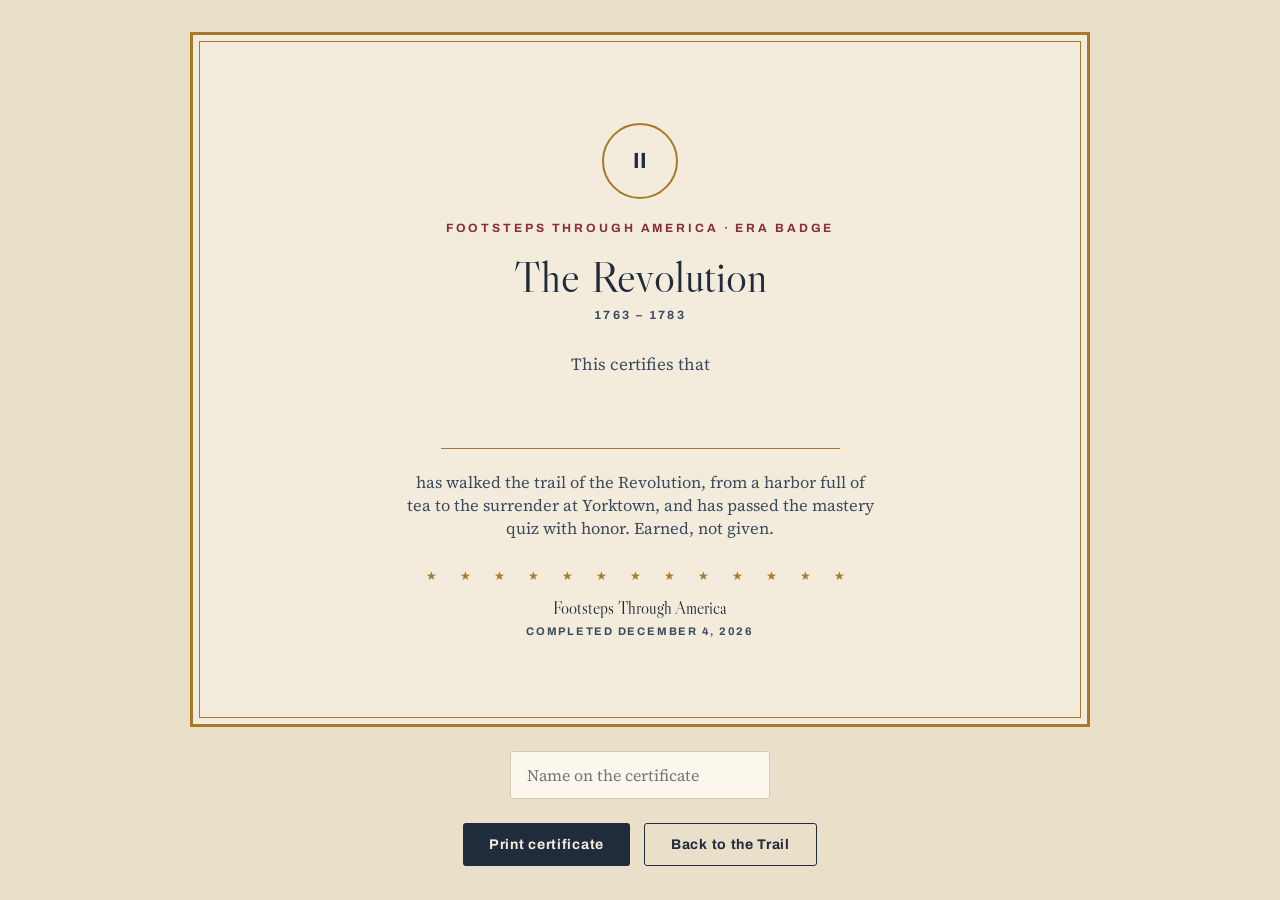
<file: certificates/era-02.html>
<!DOCTYPE html>
<html lang="en">
<head>
<meta charset="UTF-8">
<meta name="viewport" content="width=device-width, initial-scale=1.0">
<title>Certificate — The Revolution — Footsteps Through America</title>
<link rel="preconnect" href="https://fonts.googleapis.com">
<link rel="preconnect" href="https://fonts.gstatic.com" crossorigin>
<link href="https://fonts.googleapis.com/css2?family=Libre+Caslon+Display&family=Source+Serif+4:ital,opsz,wght@0,8..60,400;0,8..60,600;1,8..60,400&family=Archivo:wght@500;600;700&display=swap" rel="stylesheet">
<style>
  :root{
    --paper:#F3ECDC; --paper-deep:#EAE0C9; --ink:#202B3C; --ink-soft:#3D4A5E;
    --night:#1A2333; --oxblood:#8A2E35; --brass:#A8792B; --brass-soft:#C29A4E;
    --rule:#D8CCAF; --paper-on-night:#EFE7D4;
  }
  *{margin:0;padding:0;box-sizing:border-box;}
  body{
    background:var(--paper-deep);color:var(--ink);
    font-family:'Source Serif 4',Georgia,serif;
    display:flex;flex-direction:column;align-items:center;gap:24px;padding:32px 16px;
  }
  .cert{
    background:var(--paper);width:100%;max-width:900px;aspect-ratio:11/8.5;
    border:3px solid var(--brass);outline:1px solid var(--brass);outline-offset:-10px;
    padding:56px 48px;display:flex;flex-direction:column;align-items:center;justify-content:center;
    text-align:center;position:relative;
  }
  .cert .badge{
    width:76px;height:76px;border-radius:50%;border:2.5px solid var(--brass);
    display:flex;align-items:center;justify-content:center;
    font-family:'Archivo',sans-serif;font-size:22px;font-weight:700;color:var(--ink);
    margin-bottom:22px;background:var(--paper);
  }
  .cert .label{
    font-family:'Archivo',sans-serif;font-size:12px;font-weight:700;
    letter-spacing:0.24em;text-transform:uppercase;color:var(--oxblood);
  }
  .cert h1{font-family:'Libre Caslon Display',serif;font-weight:400;font-size:clamp(28px,4.6vw,44px);margin:14px 0 4px;}
  .cert .years{font-family:'Archivo',sans-serif;font-size:12px;font-weight:700;letter-spacing:0.2em;color:var(--ink-soft);text-transform:uppercase;}
  .cert .certifies{margin-top:30px;color:var(--ink-soft);font-size:17px;}
  .cert .name{
    font-family:'Libre Caslon Display',serif;font-size:clamp(26px,4vw,40px);
    border-bottom:1.5px solid var(--brass);padding:6px 40px 8px;margin-top:8px;min-width:50%;
  }
  .cert .deed{margin-top:22px;max-width:52ch;font-size:16.5px;color:var(--ink-soft);}
  .cert .stars{color:var(--brass);letter-spacing:10px;font-size:12px;margin-top:28px;}
  .cert .sig{font-family:'Libre Caslon Display',serif;font-size:17px;margin-top:14px;}
  .cert .date{font-family:'Archivo',sans-serif;font-size:11px;font-weight:700;letter-spacing:0.16em;text-transform:uppercase;color:var(--ink-soft);margin-top:6px;}
  .actions{display:flex;gap:14px;flex-wrap:wrap;justify-content:center;}
  .btn{
    font-family:'Archivo',sans-serif;font-weight:700;font-size:14px;letter-spacing:0.05em;
    border-radius:3px;padding:13px 26px;border:none;cursor:pointer;text-decoration:none;display:inline-block;
  }
  .btn-ink{background:var(--ink);color:var(--paper);}
  .btn-ink:hover{background:var(--oxblood);}
  .btn-ghost{background:transparent;border:1.5px solid var(--ink);color:var(--ink);}
  .name-row{display:flex;gap:10px;flex-wrap:wrap;justify-content:center;align-items:center;}
  .name-row input{
    padding:12px 16px;font-family:'Source Serif 4',Georgia,serif;font-size:16px;
    border:1px solid var(--rule);border-radius:3px;background:#FBF7EC;color:var(--ink);min-width:260px;
  }
  @media print{
    body{background:var(--paper);padding:0;}
    .actions,.name-row{display:none;}
    .cert{border-width:3px;max-width:none;box-shadow:none;page-break-inside:avoid;}
    @page{size:landscape;margin:0.5in;}
  }
</style>
</head>
<body>

<div class="cert">
  <div class="badge">II</div>
  <span class="label">Footsteps Through America &middot; Era Badge</span>
  <h1>The Revolution</h1>
  <div class="years">1763 &ndash; 1783</div>
  <p class="certifies">This certifies that</p>
  <div class="name" id="certName">&nbsp;</div>
  <p class="deed">has walked the trail of the Revolution, from a harbor full of tea to the surrender at Yorktown, and has passed the mastery quiz with honor. Earned, not given.</p>
  <div class="stars">&#9733; &#9733; &#9733; &#9733; &#9733; &#9733; &#9733; &#9733; &#9733; &#9733; &#9733; &#9733; &#9733;</div>
  <div class="sig">Footsteps Through America</div>
  <div class="date" id="certDate"></div>
</div>

<div class="name-row">
  <input type="text" id="nameInput" maxlength="60" placeholder="Name on the certificate">
</div>

<div class="actions">
  <button class="btn btn-ink" onclick="window.print()">Print certificate</button>
  <a class="btn btn-ghost" href="../app/#/trail">Back to the Trail</a>
</div>

<script>
  (function(){
    var name = '';
    try{
      var s = JSON.parse(localStorage.getItem('fta-progress-v1')) || {};
      name = s.name || '';
    }catch(e){}
    var nameEl = document.getElementById('certName');
    var input = document.getElementById('nameInput');
    function setName(n){
      nameEl.textContent = n || ' ';
      try{
        var s = JSON.parse(localStorage.getItem('fta-progress-v1')) || {};
        s.name = n;
        localStorage.setItem('fta-progress-v1', JSON.stringify(s));
      }catch(e){}
    }
    input.value = name;
    nameEl.textContent = name || ' ';
    input.addEventListener('input', function(){ setName(input.value); });

    var d = new Date();
    var months = ['January','February','March','April','May','June','July','August','September','October','November','December'];
    document.getElementById('certDate').textContent =
      'Completed ' + months[d.getMonth()] + ' ' + d.getDate() + ', ' + d.getFullYear();
  })();
</script>

</body>
</html>
</file>
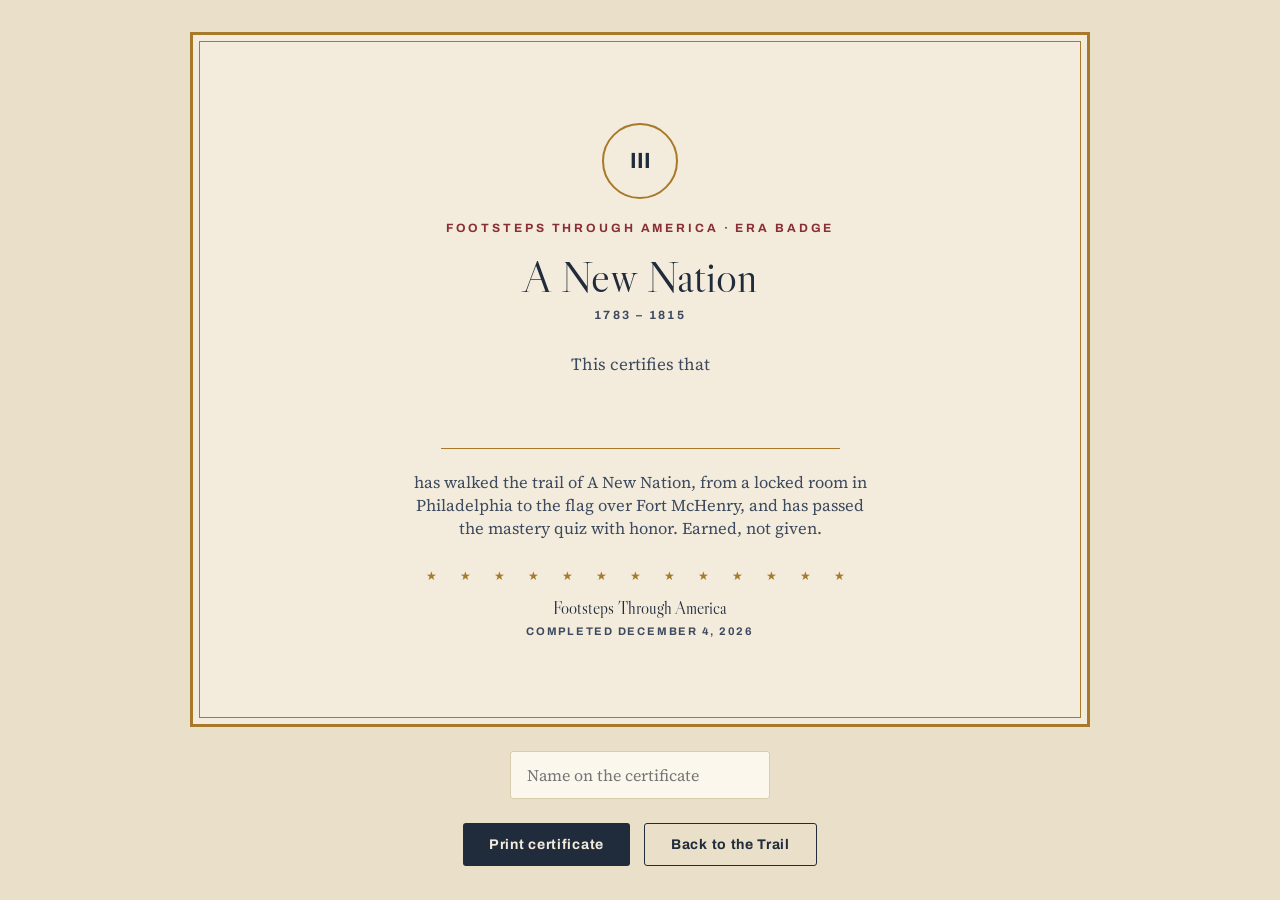
<file: certificates/era-03.html>
<!DOCTYPE html>
<html lang="en">
<head>
<meta charset="UTF-8">
<meta name="viewport" content="width=device-width, initial-scale=1.0">
<title>Certificate — A New Nation — Footsteps Through America</title>
<link rel="preconnect" href="https://fonts.googleapis.com">
<link rel="preconnect" href="https://fonts.gstatic.com" crossorigin>
<link href="https://fonts.googleapis.com/css2?family=Libre+Caslon+Display&family=Source+Serif+4:ital,opsz,wght@0,8..60,400;0,8..60,600;1,8..60,400&family=Archivo:wght@500;600;700&display=swap" rel="stylesheet">
<style>
  :root{
    --paper:#F3ECDC; --paper-deep:#EAE0C9; --ink:#202B3C; --ink-soft:#3D4A5E;
    --night:#1A2333; --oxblood:#8A2E35; --brass:#A8792B; --brass-soft:#C29A4E;
    --rule:#D8CCAF; --paper-on-night:#EFE7D4;
  }
  *{margin:0;padding:0;box-sizing:border-box;}
  body{
    background:var(--paper-deep);color:var(--ink);
    font-family:'Source Serif 4',Georgia,serif;
    display:flex;flex-direction:column;align-items:center;gap:24px;padding:32px 16px;
  }
  .cert{
    background:var(--paper);width:100%;max-width:900px;aspect-ratio:11/8.5;
    border:3px solid var(--brass);outline:1px solid var(--brass);outline-offset:-10px;
    padding:56px 48px;display:flex;flex-direction:column;align-items:center;justify-content:center;
    text-align:center;position:relative;
  }
  .cert .badge{
    width:76px;height:76px;border-radius:50%;border:2.5px solid var(--brass);
    display:flex;align-items:center;justify-content:center;
    font-family:'Archivo',sans-serif;font-size:22px;font-weight:700;color:var(--ink);
    margin-bottom:22px;background:var(--paper);
  }
  .cert .label{
    font-family:'Archivo',sans-serif;font-size:12px;font-weight:700;
    letter-spacing:0.24em;text-transform:uppercase;color:var(--oxblood);
  }
  .cert h1{font-family:'Libre Caslon Display',serif;font-weight:400;font-size:clamp(28px,4.6vw,44px);margin:14px 0 4px;}
  .cert .years{font-family:'Archivo',sans-serif;font-size:12px;font-weight:700;letter-spacing:0.2em;color:var(--ink-soft);text-transform:uppercase;}
  .cert .certifies{margin-top:30px;color:var(--ink-soft);font-size:17px;}
  .cert .name{
    font-family:'Libre Caslon Display',serif;font-size:clamp(26px,4vw,40px);
    border-bottom:1.5px solid var(--brass);padding:6px 40px 8px;margin-top:8px;min-width:50%;
  }
  .cert .deed{margin-top:22px;max-width:52ch;font-size:16.5px;color:var(--ink-soft);}
  .cert .stars{color:var(--brass);letter-spacing:10px;font-size:12px;margin-top:28px;}
  .cert .sig{font-family:'Libre Caslon Display',serif;font-size:17px;margin-top:14px;}
  .cert .date{font-family:'Archivo',sans-serif;font-size:11px;font-weight:700;letter-spacing:0.16em;text-transform:uppercase;color:var(--ink-soft);margin-top:6px;}
  .actions{display:flex;gap:14px;flex-wrap:wrap;justify-content:center;}
  .btn{
    font-family:'Archivo',sans-serif;font-weight:700;font-size:14px;letter-spacing:0.05em;
    border-radius:3px;padding:13px 26px;border:none;cursor:pointer;text-decoration:none;display:inline-block;
  }
  .btn-ink{background:var(--ink);color:var(--paper);}
  .btn-ink:hover{background:var(--oxblood);}
  .btn-ghost{background:transparent;border:1.5px solid var(--ink);color:var(--ink);}
  .name-row{display:flex;gap:10px;flex-wrap:wrap;justify-content:center;align-items:center;}
  .name-row input{
    padding:12px 16px;font-family:'Source Serif 4',Georgia,serif;font-size:16px;
    border:1px solid var(--rule);border-radius:3px;background:#FBF7EC;color:var(--ink);min-width:260px;
  }
  @media print{
    body{background:var(--paper);padding:0;}
    .actions,.name-row{display:none;}
    .cert{border-width:3px;max-width:none;box-shadow:none;page-break-inside:avoid;}
    @page{size:landscape;margin:0.5in;}
  }
</style>
</head>
<body>

<div class="cert">
  <div class="badge">III</div>
  <span class="label">Footsteps Through America &middot; Era Badge</span>
  <h1>A New Nation</h1>
  <div class="years">1783 &ndash; 1815</div>
  <p class="certifies">This certifies that</p>
  <div class="name" id="certName">&nbsp;</div>
  <p class="deed">has walked the trail of A New Nation, from a locked room in Philadelphia to the flag over Fort McHenry, and has passed the mastery quiz with honor. Earned, not given.</p>
  <div class="stars">&#9733; &#9733; &#9733; &#9733; &#9733; &#9733; &#9733; &#9733; &#9733; &#9733; &#9733; &#9733; &#9733;</div>
  <div class="sig">Footsteps Through America</div>
  <div class="date" id="certDate"></div>
</div>

<div class="name-row">
  <input type="text" id="nameInput" maxlength="60" placeholder="Name on the certificate">
</div>

<div class="actions">
  <button class="btn btn-ink" onclick="window.print()">Print certificate</button>
  <a class="btn btn-ghost" href="../app/#/trail">Back to the Trail</a>
</div>

<script>
  (function(){
    var name = '';
    try{
      var s = JSON.parse(localStorage.getItem('fta-progress-v1')) || {};
      name = s.name || '';
    }catch(e){}
    var nameEl = document.getElementById('certName');
    var input = document.getElementById('nameInput');
    function setName(n){
      nameEl.textContent = n || ' ';
      try{
        var s = JSON.parse(localStorage.getItem('fta-progress-v1')) || {};
        s.name = n;
        localStorage.setItem('fta-progress-v1', JSON.stringify(s));
      }catch(e){}
    }
    input.value = name;
    nameEl.textContent = name || ' ';
    input.addEventListener('input', function(){ setName(input.value); });

    var d = new Date();
    var months = ['January','February','March','April','May','June','July','August','September','October','November','December'];
    document.getElementById('certDate').textContent =
      'Completed ' + months[d.getMonth()] + ' ' + d.getDate() + ', ' + d.getFullYear();
  })();
</script>

</body>
</html>
</file>
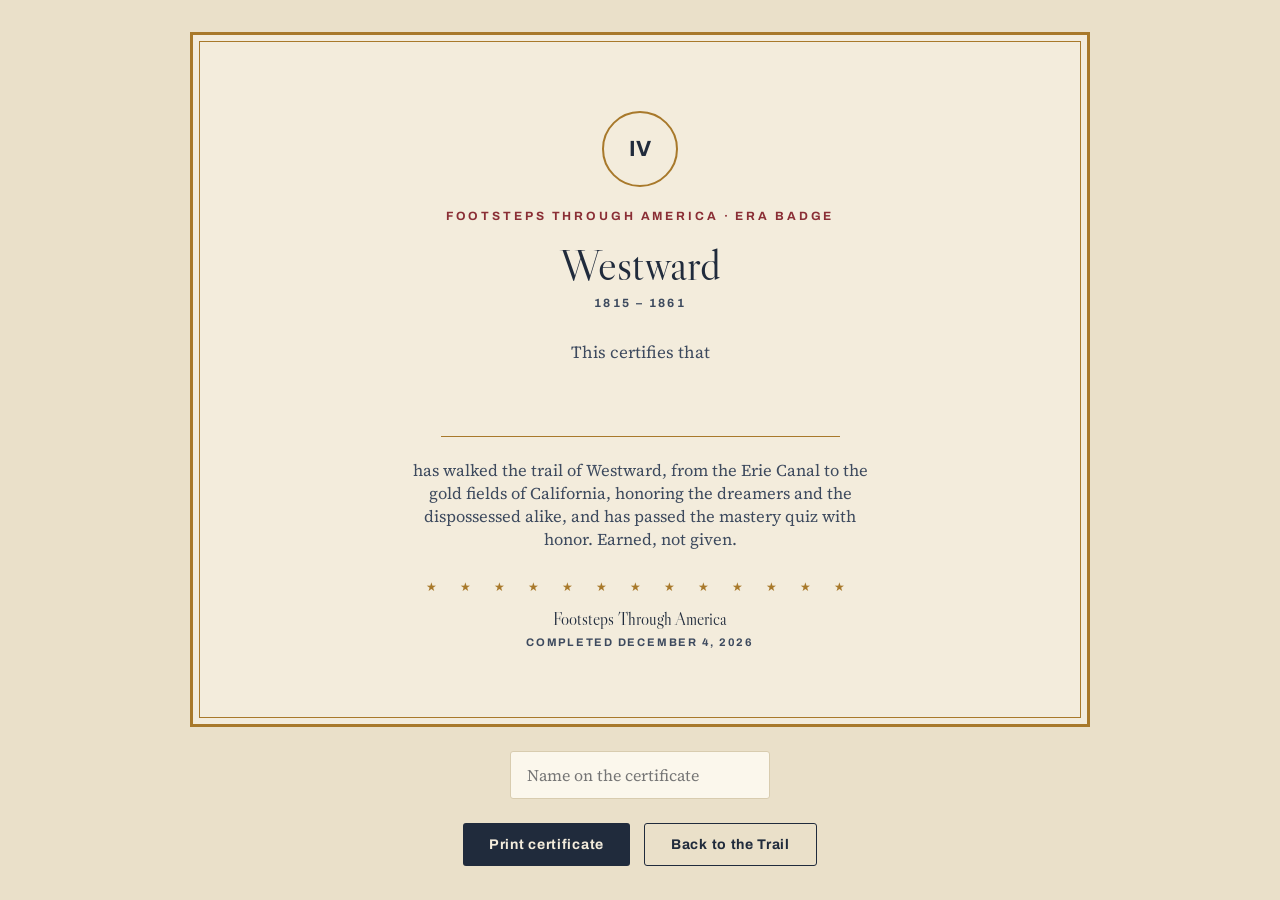
<file: certificates/era-04.html>
<!DOCTYPE html>
<html lang="en">
<head>
<meta charset="UTF-8">
<meta name="viewport" content="width=device-width, initial-scale=1.0">
<title>Certificate — Westward — Footsteps Through America</title>
<link rel="preconnect" href="https://fonts.googleapis.com">
<link rel="preconnect" href="https://fonts.gstatic.com" crossorigin>
<link href="https://fonts.googleapis.com/css2?family=Libre+Caslon+Display&family=Source+Serif+4:ital,opsz,wght@0,8..60,400;0,8..60,600;1,8..60,400&family=Archivo:wght@500;600;700&display=swap" rel="stylesheet">
<style>
  :root{
    --paper:#F3ECDC; --paper-deep:#EAE0C9; --ink:#202B3C; --ink-soft:#3D4A5E;
    --night:#1A2333; --oxblood:#8A2E35; --brass:#A8792B; --brass-soft:#C29A4E;
    --rule:#D8CCAF; --paper-on-night:#EFE7D4;
  }
  *{margin:0;padding:0;box-sizing:border-box;}
  body{
    background:var(--paper-deep);color:var(--ink);
    font-family:'Source Serif 4',Georgia,serif;
    display:flex;flex-direction:column;align-items:center;gap:24px;padding:32px 16px;
  }
  .cert{
    background:var(--paper);width:100%;max-width:900px;aspect-ratio:11/8.5;
    border:3px solid var(--brass);outline:1px solid var(--brass);outline-offset:-10px;
    padding:56px 48px;display:flex;flex-direction:column;align-items:center;justify-content:center;
    text-align:center;position:relative;
  }
  .cert .badge{
    width:76px;height:76px;border-radius:50%;border:2.5px solid var(--brass);
    display:flex;align-items:center;justify-content:center;
    font-family:'Archivo',sans-serif;font-size:22px;font-weight:700;color:var(--ink);
    margin-bottom:22px;background:var(--paper);
  }
  .cert .label{
    font-family:'Archivo',sans-serif;font-size:12px;font-weight:700;
    letter-spacing:0.24em;text-transform:uppercase;color:var(--oxblood);
  }
  .cert h1{font-family:'Libre Caslon Display',serif;font-weight:400;font-size:clamp(28px,4.6vw,44px);margin:14px 0 4px;}
  .cert .years{font-family:'Archivo',sans-serif;font-size:12px;font-weight:700;letter-spacing:0.2em;color:var(--ink-soft);text-transform:uppercase;}
  .cert .certifies{margin-top:30px;color:var(--ink-soft);font-size:17px;}
  .cert .name{
    font-family:'Libre Caslon Display',serif;font-size:clamp(26px,4vw,40px);
    border-bottom:1.5px solid var(--brass);padding:6px 40px 8px;margin-top:8px;min-width:50%;
  }
  .cert .deed{margin-top:22px;max-width:52ch;font-size:16.5px;color:var(--ink-soft);}
  .cert .stars{color:var(--brass);letter-spacing:10px;font-size:12px;margin-top:28px;}
  .cert .sig{font-family:'Libre Caslon Display',serif;font-size:17px;margin-top:14px;}
  .cert .date{font-family:'Archivo',sans-serif;font-size:11px;font-weight:700;letter-spacing:0.16em;text-transform:uppercase;color:var(--ink-soft);margin-top:6px;}
  .actions{display:flex;gap:14px;flex-wrap:wrap;justify-content:center;}
  .btn{
    font-family:'Archivo',sans-serif;font-weight:700;font-size:14px;letter-spacing:0.05em;
    border-radius:3px;padding:13px 26px;border:none;cursor:pointer;text-decoration:none;display:inline-block;
  }
  .btn-ink{background:var(--ink);color:var(--paper);}
  .btn-ink:hover{background:var(--oxblood);}
  .btn-ghost{background:transparent;border:1.5px solid var(--ink);color:var(--ink);}
  .name-row{display:flex;gap:10px;flex-wrap:wrap;justify-content:center;align-items:center;}
  .name-row input{
    padding:12px 16px;font-family:'Source Serif 4',Georgia,serif;font-size:16px;
    border:1px solid var(--rule);border-radius:3px;background:#FBF7EC;color:var(--ink);min-width:260px;
  }
  @media print{
    body{background:var(--paper);padding:0;}
    .actions,.name-row{display:none;}
    .cert{border-width:3px;max-width:none;box-shadow:none;page-break-inside:avoid;}
    @page{size:landscape;margin:0.5in;}
  }
</style>
</head>
<body>

<div class="cert">
  <div class="badge">IV</div>
  <span class="label">Footsteps Through America &middot; Era Badge</span>
  <h1>Westward</h1>
  <div class="years">1815 &ndash; 1861</div>
  <p class="certifies">This certifies that</p>
  <div class="name" id="certName">&nbsp;</div>
  <p class="deed">has walked the trail of Westward, from the Erie Canal to the gold fields of California, honoring the dreamers and the dispossessed alike, and has passed the mastery quiz with honor. Earned, not given.</p>
  <div class="stars">&#9733; &#9733; &#9733; &#9733; &#9733; &#9733; &#9733; &#9733; &#9733; &#9733; &#9733; &#9733; &#9733;</div>
  <div class="sig">Footsteps Through America</div>
  <div class="date" id="certDate"></div>
</div>

<div class="name-row">
  <input type="text" id="nameInput" maxlength="60" placeholder="Name on the certificate">
</div>

<div class="actions">
  <button class="btn btn-ink" onclick="window.print()">Print certificate</button>
  <a class="btn btn-ghost" href="../app/#/trail">Back to the Trail</a>
</div>

<script>
  (function(){
    var name = '';
    try{
      var s = JSON.parse(localStorage.getItem('fta-progress-v1')) || {};
      name = s.name || '';
    }catch(e){}
    var nameEl = document.getElementById('certName');
    var input = document.getElementById('nameInput');
    function setName(n){
      nameEl.textContent = n || ' ';
      try{
        var s = JSON.parse(localStorage.getItem('fta-progress-v1')) || {};
        s.name = n;
        localStorage.setItem('fta-progress-v1', JSON.stringify(s));
      }catch(e){}
    }
    input.value = name;
    nameEl.textContent = name || ' ';
    input.addEventListener('input', function(){ setName(input.value); });

    var d = new Date();
    var months = ['January','February','March','April','May','June','July','August','September','October','November','December'];
    document.getElementById('certDate').textContent =
      'Completed ' + months[d.getMonth()] + ' ' + d.getDate() + ', ' + d.getFullYear();
  })();
</script>

</body>
</html>
</file>
<file: css/tokens.css>
/* Footsteps Through America — design tokens + shared base
   Source of truth: approved landing mockup (see FOOTSTEPS_AMERICA.md §9) */

:root{
  --paper:#F3ECDC;
  --paper-deep:#EAE0C9;
  --ink:#202B3C;
  --ink-soft:#3D4A5E;
  --night:#1A2333;
  --oxblood:#8A2E35;
  --brass:#A8792B;
  --brass-soft:#C29A4E;
  --rule:#D8CCAF;
  --paper-on-night:#EFE7D4;
}

*{margin:0;padding:0;box-sizing:border-box;}
html{scroll-behavior:smooth;}
@media (prefers-reduced-motion: reduce){
  html{scroll-behavior:auto;}
  *,*::before,*::after{animation:none!important;transition:none!important;}
}
body{
  background:var(--paper);
  color:var(--ink);
  font-family:'Source Serif 4', Georgia, serif;
  font-size:18px;
  line-height:1.65;
}
h1,h2,h3{font-family:'Libre Caslon Display', Georgia, serif;font-weight:400;line-height:1.12;letter-spacing:-0.005em;}
a{color:inherit;}
:focus-visible{outline:3px solid var(--brass);outline-offset:3px;}

.label{
  font-family:'Archivo', sans-serif;
  font-size:12px;
  font-weight:700;
  letter-spacing:0.22em;
  text-transform:uppercase;
  color:var(--oxblood);
}
.wrap{max-width:1080px;margin:0 auto;padding:0 24px;}

/* red-white-blue lives here and ONLY here */
.flagline{height:4px;background:linear-gradient(90deg,var(--oxblood) 0 33.4%,var(--paper-on-night) 33.4% 66.7%,var(--ink) 66.7% 100%);}

nav{
  display:flex;align-items:center;justify-content:space-between;
  padding:22px 0;border-bottom:1px solid var(--rule);
}
.wordmark{display:flex;align-items:center;gap:12px;text-decoration:none;}
.logo-slot{
  width:44px;height:44px;border:1.5px solid var(--brass);border-radius:50%;
  display:flex;align-items:center;justify-content:center;
  font-family:'Archivo',sans-serif;font-size:9px;font-weight:700;letter-spacing:0.08em;
  color:var(--brass);text-align:center;line-height:1.2;
}
.wordmark span{font-family:'Libre Caslon Display',serif;font-size:20px;}
.logo-img{height:50px;width:auto;mix-blend-mode:multiply;}
.logo-slot[hidden],.logo-img[hidden]{display:none;}
.navlinks{display:flex;gap:28px;align-items:center;font-family:'Archivo',sans-serif;font-size:13px;font-weight:600;letter-spacing:0.06em;}
.navlinks a{text-decoration:none;color:var(--ink-soft);}
.navlinks a:hover{color:var(--oxblood);}

.btn{
  display:inline-block;font-family:'Archivo',sans-serif;font-weight:700;font-size:14px;
  letter-spacing:0.05em;text-decoration:none;border-radius:3px;
  padding:13px 26px;transition:background .18s ease,color .18s ease;
  border:none;cursor:pointer;
}
.btn-ink{background:var(--ink);color:var(--paper);}
.btn-ink:hover{background:var(--oxblood);}
.btn-ghost{background:transparent;border:1.5px solid var(--ink);color:var(--ink);}
.btn-ghost:hover{border-color:var(--oxblood);color:var(--oxblood);}
@media(max-width:760px){.navlinks a:not(.btn){display:none;}}

/* audio word highlight — spec'd in FOOTSTEPS_AMERICA.md §7 */
.w{transition:background .12s ease,color .12s ease;border-radius:2px;padding:0 1px;}
.w.lit{background:var(--oxblood);color:var(--paper);}
</file>
<file: css/app.css>
/* Footsteps Through America — app shell styles (Trail, Story, Quiz screens).
   Tokens come from tokens.css. */

#view{min-height:60vh;padding:48px 24px 96px;}
.loading{color:var(--ink-soft);font-style:italic;padding:48px 0;}

.crumb{
  display:inline-block;margin-bottom:28px;text-decoration:none;
  font-family:'Archivo',sans-serif;font-size:13px;font-weight:700;
  letter-spacing:0.08em;color:var(--ink-soft);
}
.crumb:hover{color:var(--oxblood);}

.screen-head{max-width:640px;margin-bottom:48px;}
.screen-head .label{display:block;margin-bottom:14px;}
.screen-head h1{font-size:clamp(30px,4.4vw,48px);}
.screen-sub{margin-top:14px;color:var(--ink-soft);font-size:18px;max-width:56ch;}

/* ---------- Trail screen ---------- */
.trail-screen{position:relative;max-width:640px;}
.trail-screen .trail-line{
  position:absolute;left:26px;top:10px;bottom:10px;width:0;
  border-left:2px dashed var(--brass-soft);
}
.trail-era{
  position:relative;display:block;padding:0 0 44px 84px;text-decoration:none;
}
.trail-era .era-badge{
  position:absolute;left:0;top:0;width:54px;height:54px;border-radius:50%;
  background:var(--paper);border:2px solid var(--brass);
  display:flex;align-items:center;justify-content:center;
  font-family:'Archivo',sans-serif;font-size:11px;font-weight:700;color:var(--ink);
}
.trail-era h3{font-size:22px;}
.trail-era .years{font-family:'Archivo',sans-serif;font-size:12px;font-weight:700;letter-spacing:0.16em;color:var(--oxblood);text-transform:uppercase;}
.trail-era p{color:var(--ink-soft);font-size:16.5px;max-width:56ch;margin-top:6px;}
.trail-era .era-status{
  display:inline-block;margin-top:10px;font-family:'Archivo',sans-serif;font-size:11px;
  font-weight:700;letter-spacing:0.14em;text-transform:uppercase;color:var(--brass);
}
a.trail-era:hover h3{color:var(--oxblood);}
.trail-era.locked{opacity:.55;}
.trail-era.locked .era-badge{border-color:var(--rule);color:var(--ink-soft);}
.trail-era.earned .era-badge{background:var(--brass);border-color:var(--brass);color:var(--paper);}
.trail-era.final .era-badge{background:var(--ink);border-color:var(--ink);color:var(--brass-soft);font-size:16px;}
.trail-era.final.earned .era-badge{background:var(--oxblood);border-color:var(--oxblood);}
.trail-era.final h3{color:var(--oxblood);}

/* ---------- Era screen ---------- */
.story-list{max-width:640px;display:grid;gap:0;margin-bottom:48px;}
.story-row{
  display:flex;align-items:center;gap:20px;padding:20px 6px;text-decoration:none;
  border-top:1px solid var(--rule);
}
.story-list .story-row:last-child{border-bottom:1px solid var(--rule);}
.story-row:hover strong{color:var(--oxblood);}
.story-num{
  flex:0 0 auto;width:40px;height:40px;border-radius:50%;border:1.5px solid var(--brass);
  display:flex;align-items:center;justify-content:center;
  font-family:'Archivo',sans-serif;font-size:13px;font-weight:700;color:var(--ink);
}
.story-row.read .story-num{background:var(--brass);color:var(--paper);}
.story-row-body{flex:1;display:flex;flex-direction:column;}
.story-row-body strong{font-family:'Libre Caslon Display',serif;font-weight:400;font-size:20px;}
.story-row-sub{font-size:14px;color:var(--ink-soft);}
.story-check{color:var(--brass);font-size:18px;width:22px;text-align:center;}

.era-quiz-card{
  max-width:640px;background:var(--paper-deep);border:1px solid var(--rule);border-radius:8px;
  padding:30px;display:flex;gap:24px;flex-wrap:wrap;align-items:center;justify-content:space-between;
}
.era-quiz-card h3{font-size:24px;margin-top:8px;}
.era-quiz-card p{color:var(--ink-soft);font-size:16px;margin-top:8px;max-width:44ch;}
.era-quiz-card .quiz-passed{color:var(--brass);font-family:'Archivo',sans-serif;font-size:13px;font-weight:700;letter-spacing:0.1em;text-transform:uppercase;}
.era-quiz-card .quiz-hint{font-style:italic;}
.era-quiz-actions{display:flex;gap:12px;flex-wrap:wrap;}

/* ---------- Story screen ---------- */
.story-hero{
  max-width:720px;border-radius:8px;overflow:hidden;position:relative;
  background:radial-gradient(120% 140% at 20% 0%, #33435E 0%, var(--night) 60%);
  padding:110px 28px 26px;margin-bottom:22px;
}
.story-hero .years{font-family:'Archivo',sans-serif;font-size:11px;font-weight:700;letter-spacing:0.2em;color:var(--brass-soft);text-transform:uppercase;position:absolute;top:20px;left:24px;}
.story-hero .stars{position:absolute;top:18px;right:24px;color:var(--brass-soft);letter-spacing:6px;font-size:11px;}
.story-hero h1{color:var(--paper-on-night);font-size:clamp(30px,4.4vw,44px);}
.story-hero-sub{color:var(--brass-soft);font-family:'Archivo',sans-serif;font-size:13px;font-weight:600;letter-spacing:0.1em;text-transform:uppercase;margin-top:8px;}

.player-mount{position:sticky;top:12px;z-index:20;max-width:720px;margin-bottom:26px;}
.player{
  background:var(--paper-deep);border:1px solid var(--rule);border-radius:6px;
  padding:14px 18px;display:flex;gap:16px;align-items:center;
  box-shadow:0 10px 24px -16px rgba(32,43,60,.4);
}
/* author display rules above would otherwise defeat the hidden attribute */
.player[hidden],.player-soon[hidden],.player svg[hidden]{display:none;}
.player .playbtn{
  flex:0 0 auto;width:44px;height:44px;border-radius:50%;background:var(--oxblood);
  color:var(--paper);display:flex;align-items:center;justify-content:center;border:none;cursor:pointer;
}
.player-mid{flex:1;display:flex;flex-direction:column;gap:6px;}
.player-mid .label{color:var(--brass);letter-spacing:0.18em;}
.scrub{width:100%;accent-color:var(--oxblood);}
.ptime{font-family:'Archivo',sans-serif;font-size:13px;font-weight:700;color:var(--ink-soft);}
.player-soon{color:var(--ink-soft);font-size:15px;padding:8px 2px;}

.story-text{max-width:720px;font-size:19px;}
.story-text p + p{margin-top:18px;}

.connections-card{
  max-width:720px;margin-top:36px;background:var(--paper-deep);border-left:3px solid var(--oxblood);
  padding:20px 22px;border-radius:0 4px 4px 0;font-size:16.5px;
}
.connections-card strong{font-family:'Archivo',sans-serif;font-size:12px;letter-spacing:0.16em;text-transform:uppercase;color:var(--oxblood);display:block;margin-bottom:8px;}
.connections-card .ask{margin-top:10px;}

.story-footer{max-width:720px;margin-top:40px;display:flex;gap:14px;flex-wrap:wrap;align-items:center;}

.paywall-card{max-width:640px;padding:40px 0;}
.paywall-card h1{font-size:clamp(28px,4vw,42px);margin-top:12px;}
.paywall-card .btn{margin-top:24px;}

/* ---------- Quiz screen ---------- */
.quiz-card{max-width:640px;}
.quiz-progress{font-family:'Archivo',sans-serif;font-size:12px;font-weight:700;letter-spacing:0.16em;text-transform:uppercase;color:var(--ink-soft);margin:16px 0 10px;}
.quiz-q{font-size:clamp(24px,3.4vw,32px);margin-bottom:26px;}
.quiz-options{display:grid;gap:12px;}
.quiz-opt{
  text-align:left;background:#FBF7EC;border:1px solid var(--rule);border-radius:6px;
  padding:16px 18px;font-family:'Source Serif 4',Georgia,serif;font-size:17px;color:var(--ink);
  cursor:pointer;transition:border-color .15s ease;
}
.quiz-opt:hover:not(:disabled){border-color:var(--brass);}
.quiz-opt.right{border-color:var(--brass);background:#F3EBD3;box-shadow:inset 0 0 0 1px var(--brass);}
.quiz-opt.wrong{border-color:var(--oxblood);box-shadow:inset 0 0 0 1px var(--oxblood);}
.quiz-opt:disabled{cursor:default;}
.quiz-feedback{margin-top:20px;}
.quiz-feedback p{color:var(--ink-soft);margin-bottom:14px;}

.quiz-results{padding-top:24px;}
.quiz-score{font-family:'Libre Caslon Display',serif;font-size:72px;color:var(--brass);margin:10px 0 6px;}
.quiz-score span{font-size:32px;color:var(--ink-soft);}
.quiz-results h2{font-size:clamp(26px,3.6vw,38px);}
.quiz-actions{margin-top:26px;display:flex;gap:12px;flex-wrap:wrap;}
.cert-name-row{margin-top:22px;display:flex;gap:12px;flex-wrap:wrap;}
.cert-name-row input{
  flex:1;min-width:220px;padding:13px 16px;font-family:'Source Serif 4',Georgia,serif;font-size:17px;
  border:1px solid var(--rule);border-radius:3px;background:#FBF7EC;color:var(--ink);
}

/* ---------- app footer ---------- */
.app-footer{border-top:1px solid var(--rule);padding:40px 0 56px;text-align:center;}
.app-footer .starline{color:var(--brass);letter-spacing:12px;font-size:13px;margin-bottom:16px;}
.app-footer .sig{font-family:'Libre Caslon Display',serif;font-size:18px;}
</file>
